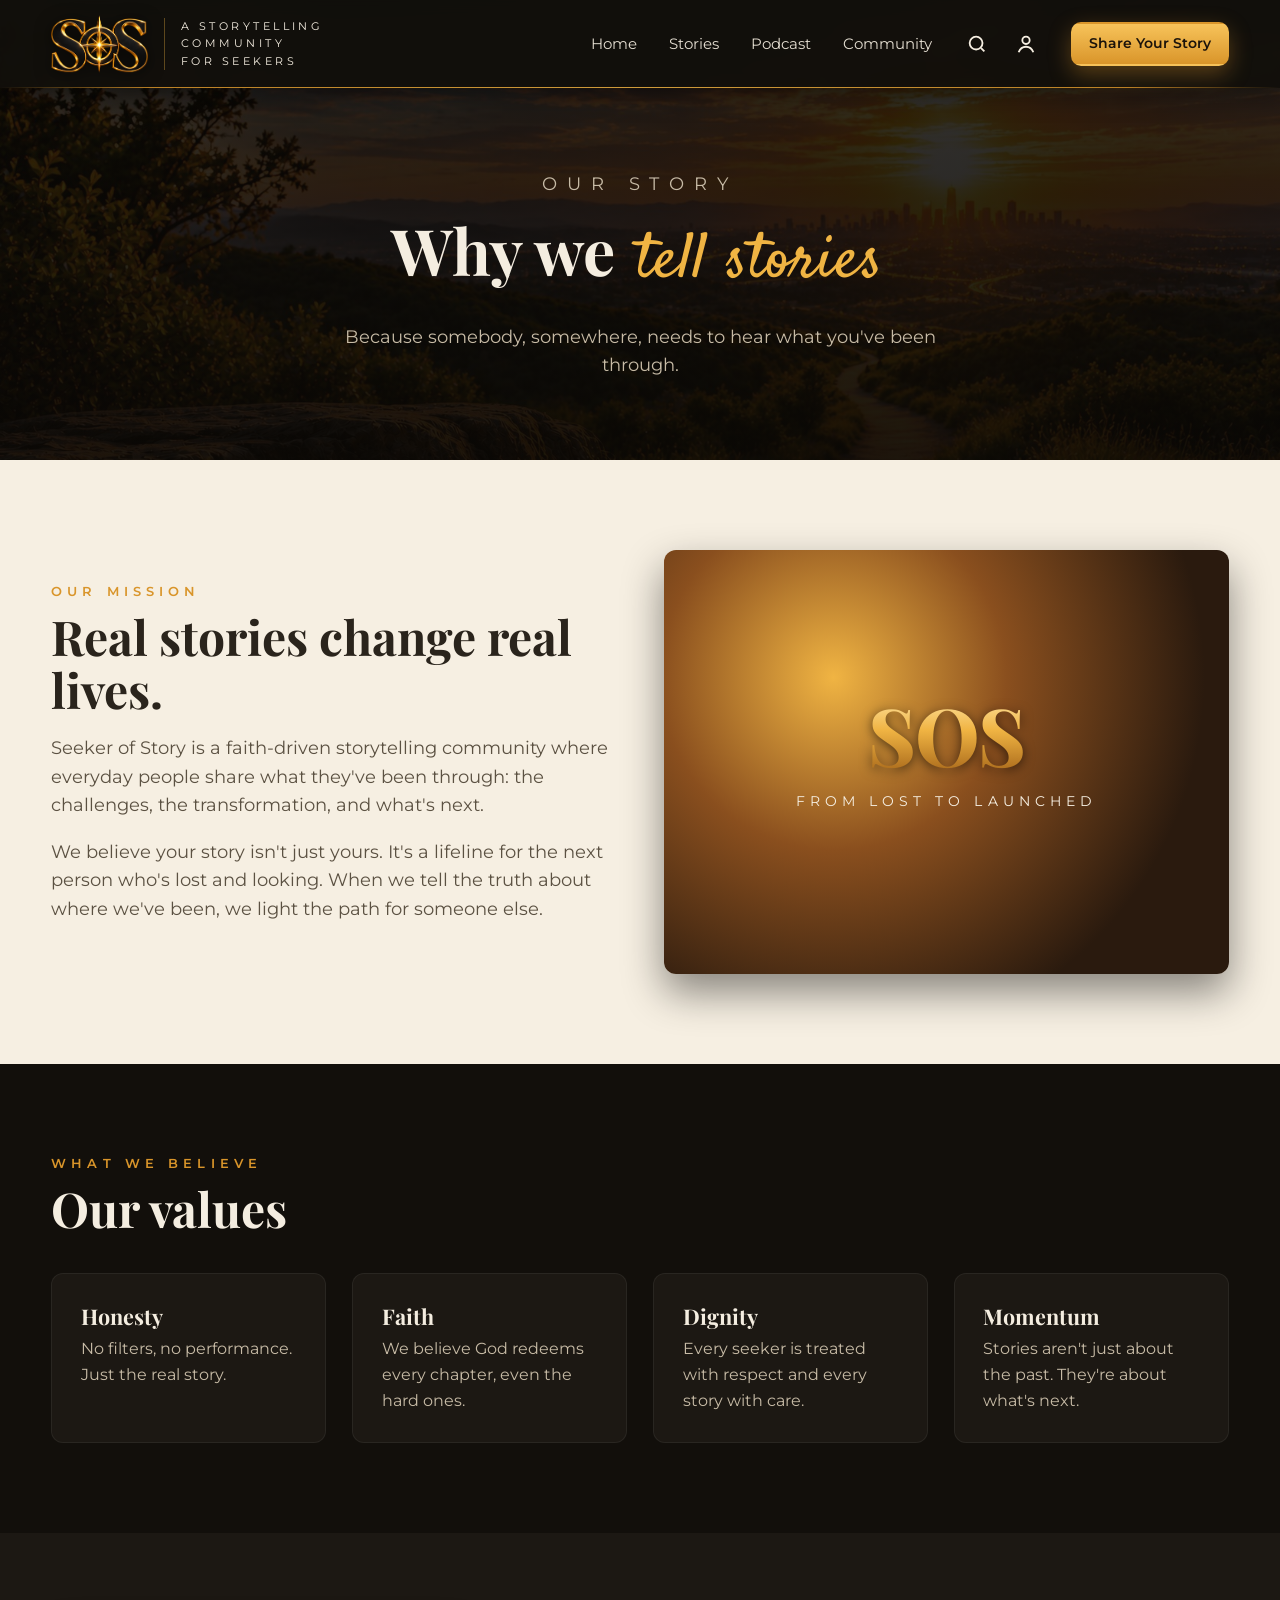
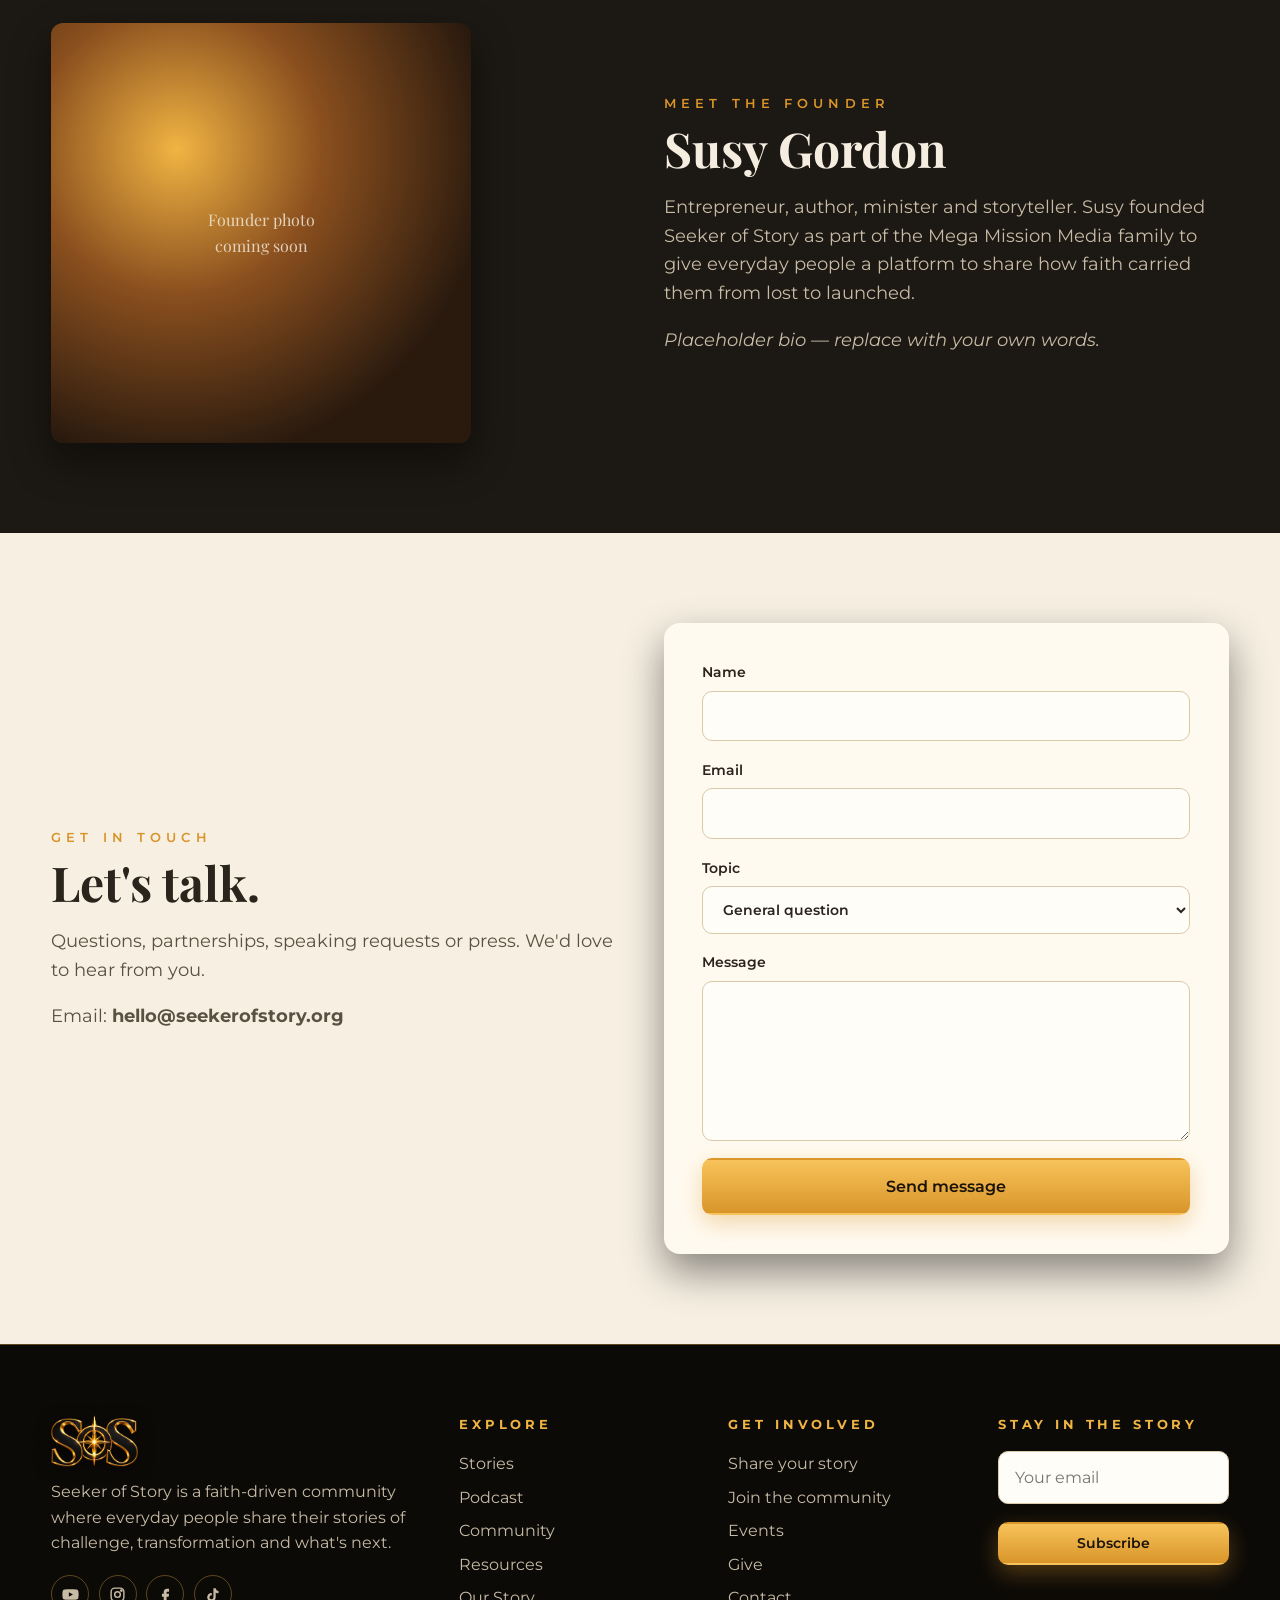
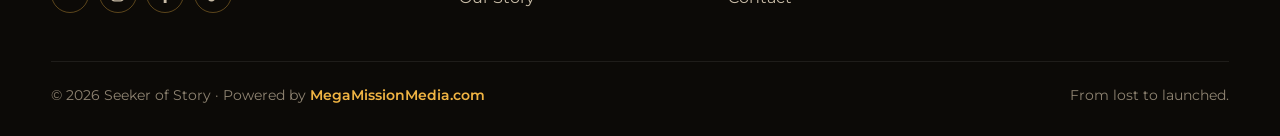
<file: about.html>
<!DOCTYPE html>
<html lang="en">
<head>
  <meta charset="utf-8">
  <meta name="viewport" content="width=device-width, initial-scale=1">
  <title>About | Seeker of Story</title>
  <meta name="description" content="Seeker of Story is a faith-driven storytelling community from Mega Mission Media.">
  <link rel="preconnect" href="https://fonts.googleapis.com"><link rel="preconnect" href="https://fonts.gstatic.com" crossorigin>
  <link href="https://fonts.googleapis.com/css2?family=Montserrat:wght@400;500;600;700&family=Playfair+Display:wght@600;700;800&family=Satisfy&display=swap" rel="stylesheet">
  <link rel="icon" href="assets/favicon.ico" sizes="any">
  <link rel="icon" type="image/png" sizes="32x32" href="assets/favicon-32.png">
  <link rel="icon" type="image/png" sizes="512x512" href="assets/favicon-512.png">
  <link rel="apple-touch-icon" href="assets/apple-touch-icon.png">
  <link rel="stylesheet" href="css/style.css">
</head>
<body data-page="about">
<main>
  <header class="page-hero">
    <div class="container">
      <p class="eyebrow">Our story</p>
      <h1>Why we <span class="script">tell stories</span></h1>
      <p>Because somebody, somewhere, needs to hear what you've been through.</p>
    </div>
  </header>
  <section class="section-light">
    <div class="container split">
      <div class="reveal">
        <p class="kicker">Our mission</p>
        <h2>Real stories change real lives.</h2>
        <p class="lead">Seeker of Story is a faith-driven storytelling community where everyday people share what they've been through: the challenges, the transformation, and what's next.</p>
        <p class="lead">We believe your story isn't just yours. It's a lifeline for the next person who's lost and looking. When we tell the truth about where we've been, we light the path for someone else.</p>
      </div>
      <div class="art-box reveal">
        <div><span class="logo" style="font-size:5rem;justify-content:center" id="aboutLogo">SOS</span>
        <p class="eyebrow" style="margin-top:1rem;letter-spacing:.35em">From lost to launched</p></div>
      </div>
    </div>
  </section>

  <section>
    <div class="container">
      <div class="section-head"><div><p class="kicker">What we believe</p><h2>Our values</h2></div></div>
      <div class="grid grid-4">
        <div class="feature reveal"><h3>Honesty</h3><p>No filters, no performance. Just the real story.</p></div>
        <div class="feature reveal"><h3>Faith</h3><p>We believe God redeems every chapter, even the hard ones.</p></div>
        <div class="feature reveal"><h3>Dignity</h3><p>Every seeker is treated with respect and every story with care.</p></div>
        <div class="feature reveal"><h3>Momentum</h3><p>Stories aren't just about the past. They're about what's next.</p></div>
      </div>
    </div>
  </section>

  <section class="section-dark2">
    <div class="container split">
      <div class="art-box reveal" style="aspect-ratio:1/1;max-width:420px">
        <p class="ph-label" style="font-family:var(--serif);opacity:.8">Founder photo<br>coming soon</p>
      </div>
      <div class="reveal">
        <p class="kicker">Meet the founder</p>
        <h2>Susy Gordon</h2>
        <p class="lead">Entrepreneur, author, minister and storyteller. Susy founded Seeker of Story as part of the Mega Mission Media family to give everyday people a platform to share how faith carried them from lost to launched.</p>
        <p class="lead"><em>Placeholder bio — replace with your own words.</em></p>
      </div>
    </div>
  </section>

  <section class="section-light" id="contact">
    <div class="container split">
      <div>
        <p class="kicker">Get in touch</p>
        <h2>Let's talk.</h2>
        <p class="lead">Questions, partnerships, speaking requests or press. We'd love to hear from you.</p>
        <p class="lead">Email: <strong id="contactEmail"></strong></p>
      </div>
      <div class="form-card">
        <form class="form" data-form="contact" novalidate>
          <label>Name<input name="name" required autocomplete="name"></label>
          <label>Email<input type="email" name="email" required autocomplete="email"></label>
          <label>Topic
            <select name="topic"><option>General question</option><option>Partnership</option><option>Speaking request</option><option>Press</option><option>Suggest a resource</option></select>
          </label>
          <label>Message<textarea name="message" required></textarea></label>
          <button class="btn btn-gold" type="submit">Send message</button>
          <div class="form-msg" role="status"></div>
        </form>
      </div>
    </div>
  </section>
  <script>document.addEventListener("DOMContentLoaded",()=>{document.getElementById("contactEmail").textContent=window.SOS.settings.email;});</script>
</main>
<script src="js/data.js"></script>
<script src="js/main.js"></script>
</body>
</html>
</file>
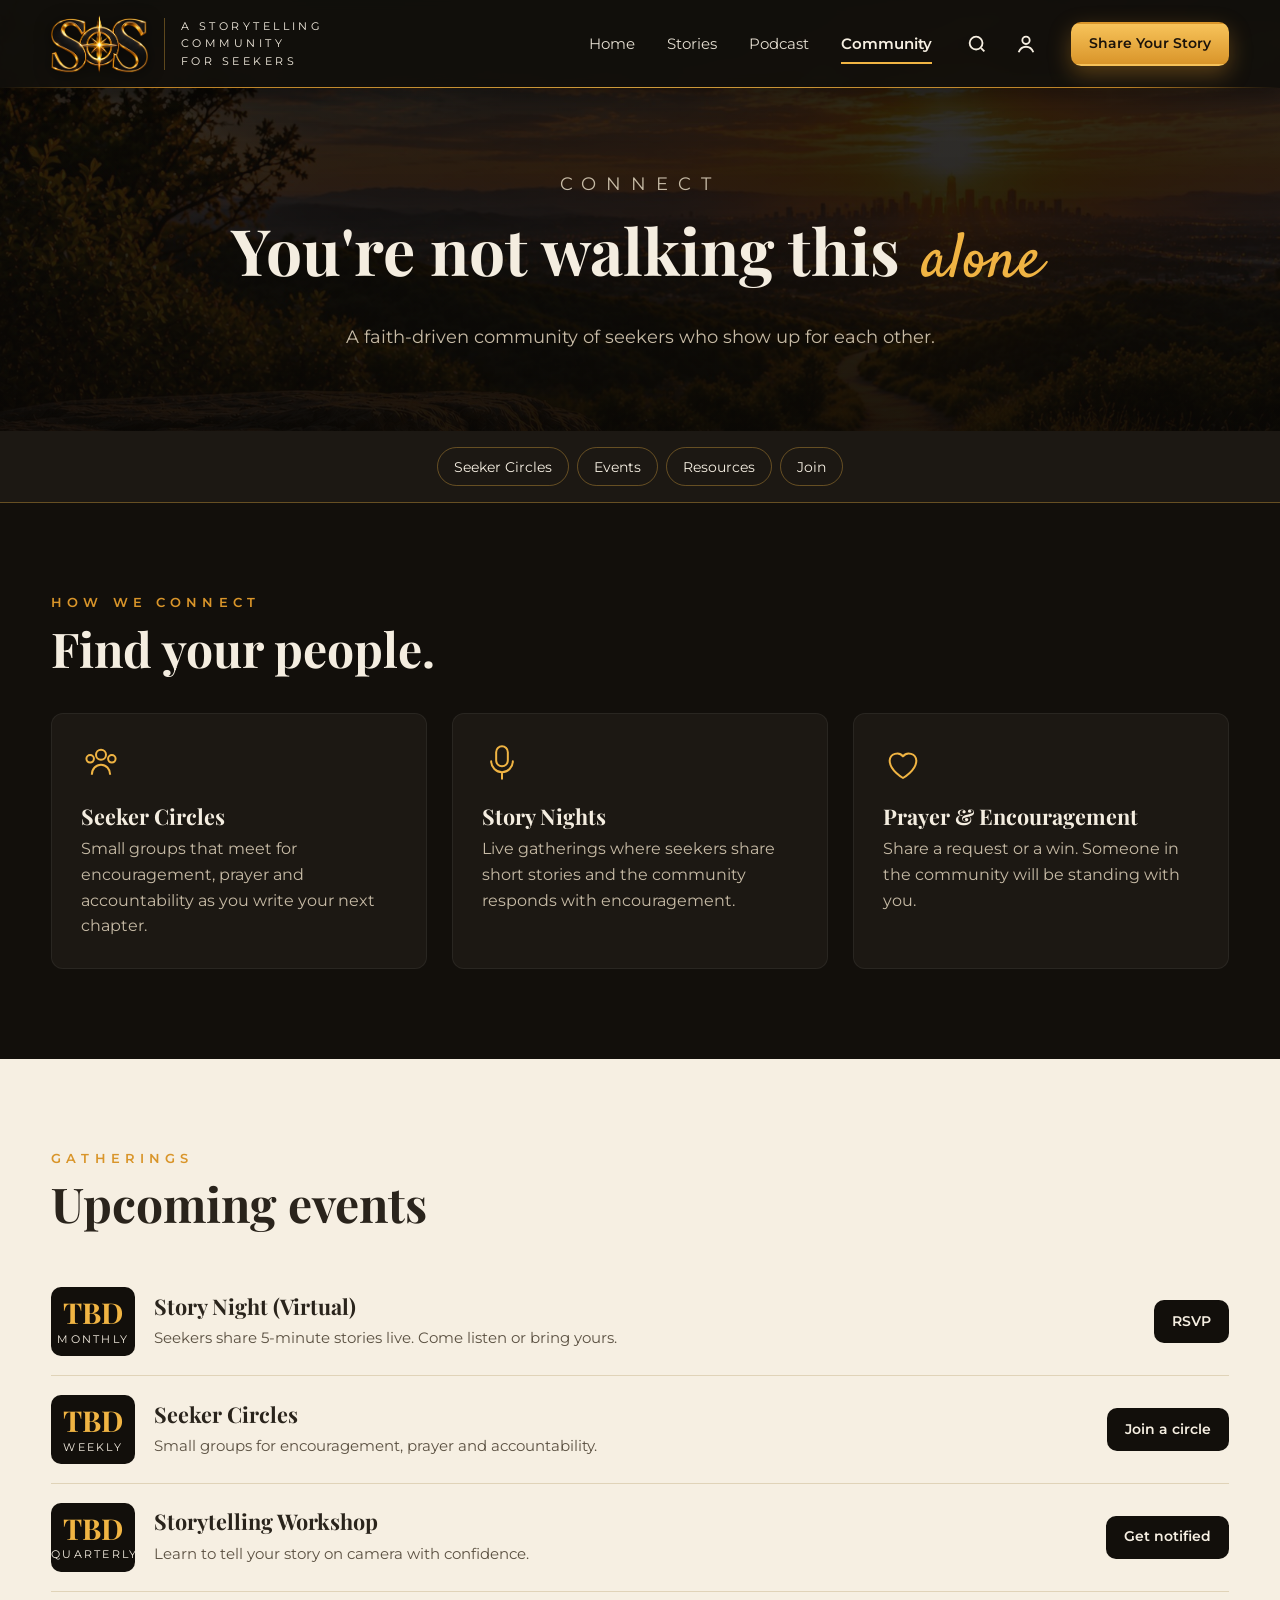
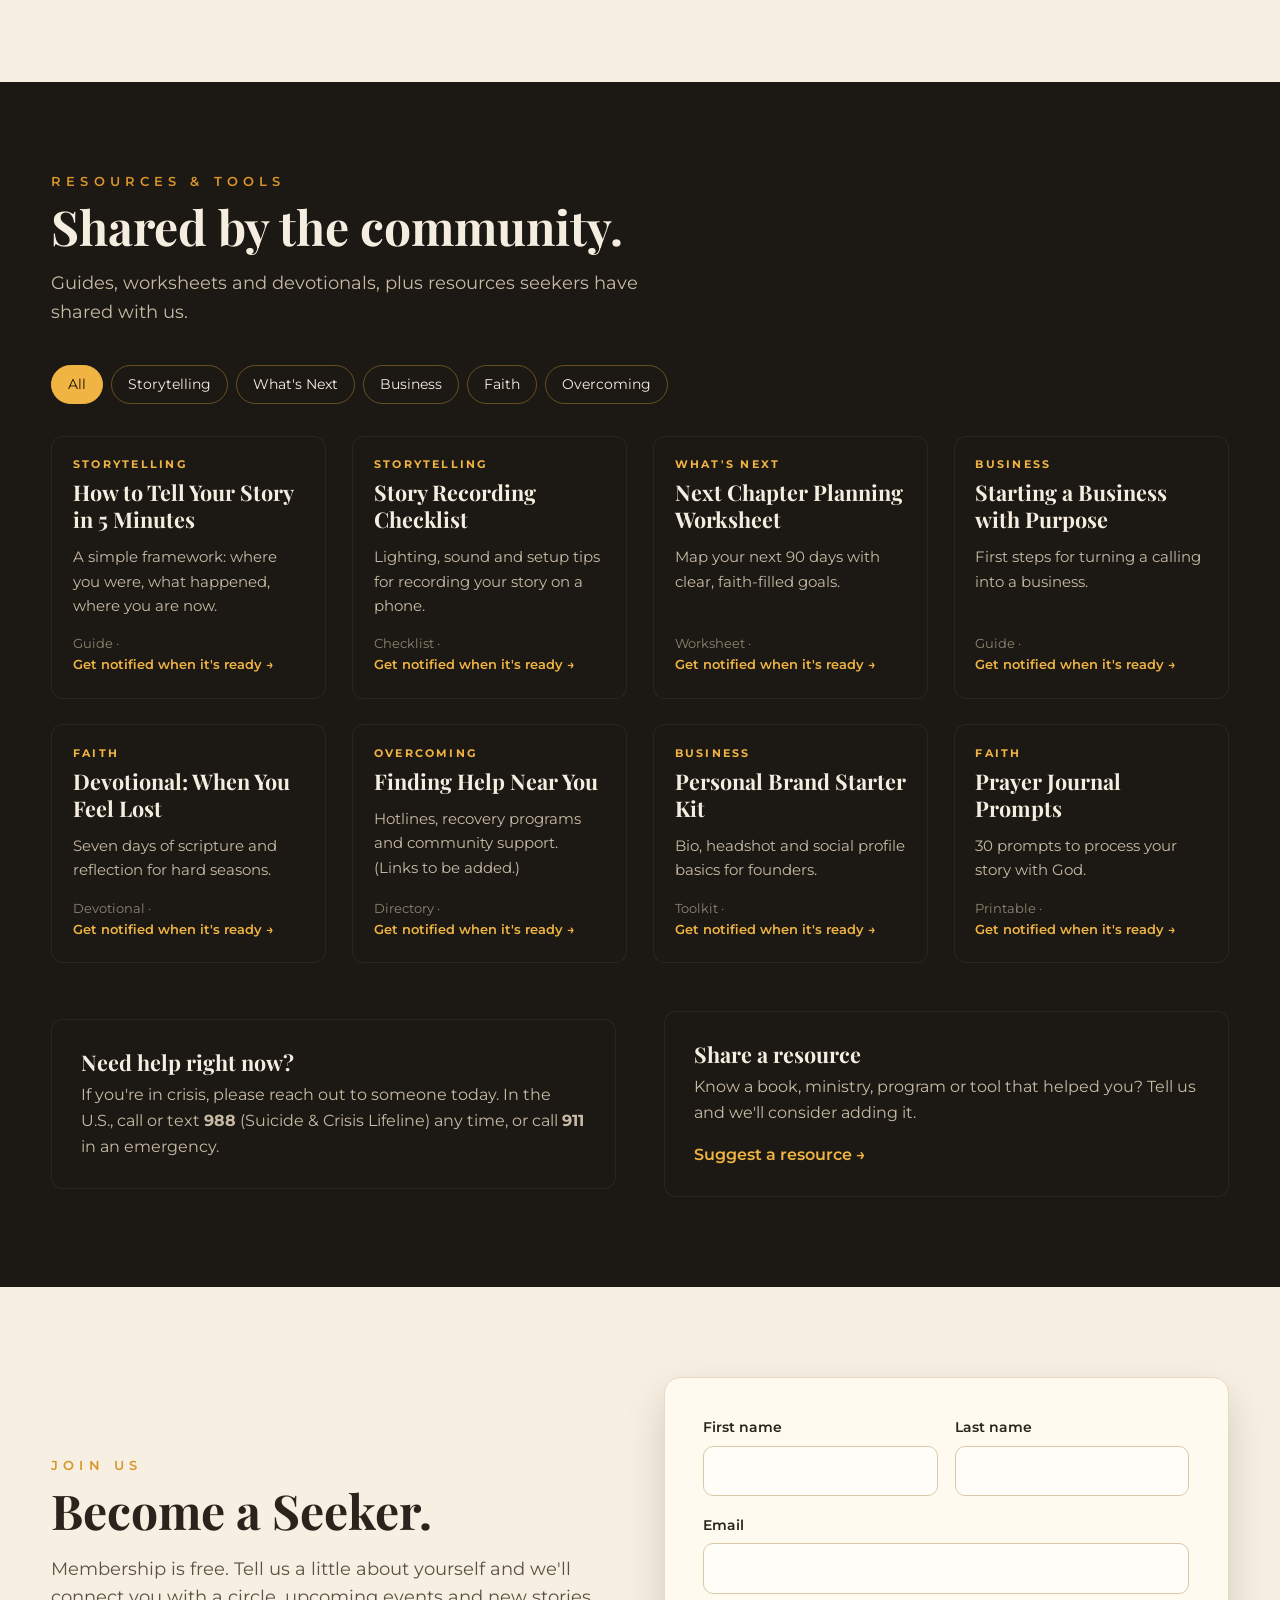
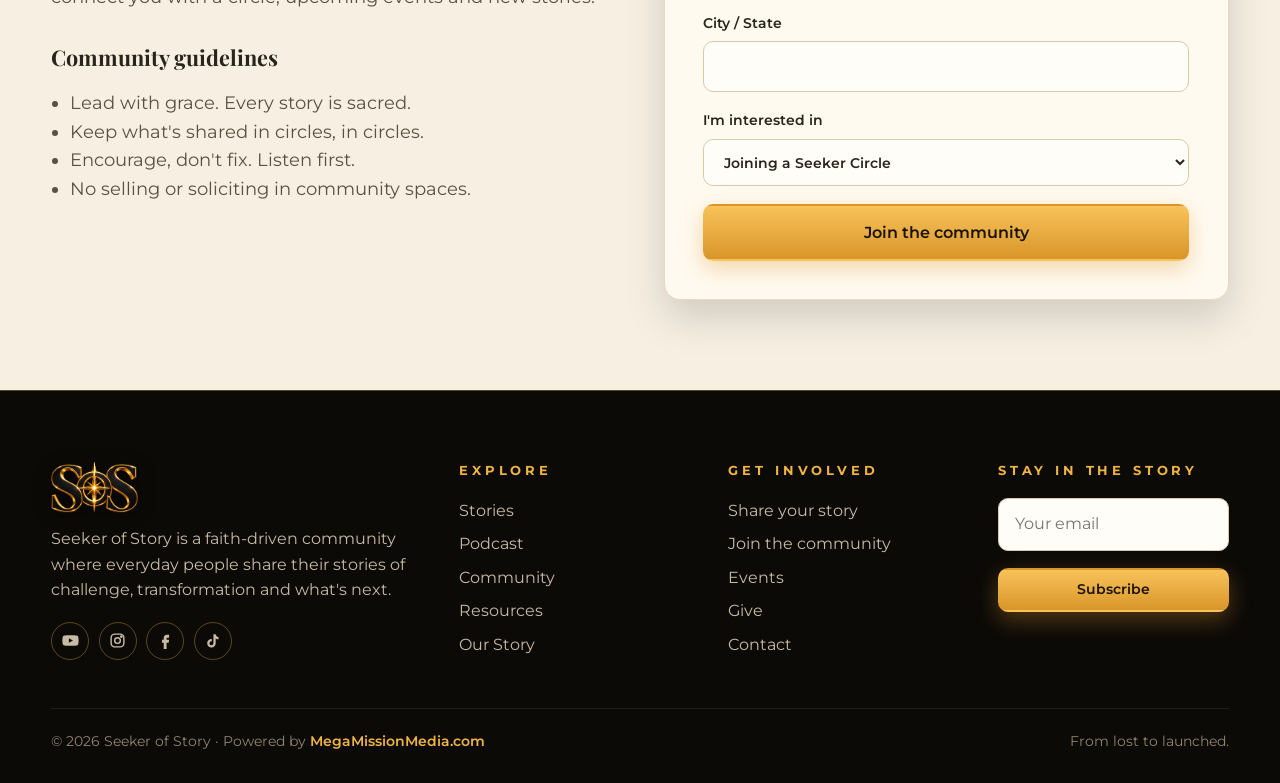
<file: community.html>
<!DOCTYPE html>
<html lang="en">
<head>
  <meta charset="utf-8">
  <meta name="viewport" content="width=device-width, initial-scale=1">
  <title>Community | Seeker of Story</title>
  <meta name="description" content="Join the Seeker of Story community: Seeker Circles, Story Nights and encouragement for the road.">
  <link rel="preconnect" href="https://fonts.googleapis.com"><link rel="preconnect" href="https://fonts.gstatic.com" crossorigin>
  <link href="https://fonts.googleapis.com/css2?family=Montserrat:wght@400;500;600;700&family=Playfair+Display:wght@600;700;800&family=Satisfy&display=swap" rel="stylesheet">
  <link rel="icon" href="assets/favicon.ico" sizes="any">
  <link rel="icon" type="image/png" sizes="32x32" href="assets/favicon-32.png">
  <link rel="icon" type="image/png" sizes="512x512" href="assets/favicon-512.png">
  <link rel="apple-touch-icon" href="assets/apple-touch-icon.png">
  <link rel="stylesheet" href="css/style.css">
</head>
<body data-page="community">
<main>
  <header class="page-hero">
    <div class="container">
      <p class="eyebrow">Connect</p>
      <h1>You're not walking this <span class="script">alone</span></h1>
      <p>A faith-driven community of seekers who show up for each other.</p>
    </div>
  </header>
  <nav class="jumpbar" aria-label="On this page">
    <div class="container chips" style="justify-content:center">
      <a class="chip" href="#circles">Seeker Circles</a>
      <a class="chip" href="#events">Events</a>
      <a class="chip" href="#resources">Resources</a>
      <a class="chip" href="#join">Join</a>
    </div>
  </nav>

  <section id="circles">
    <div class="container">
      <div class="section-head"><div><p class="kicker">How we connect</p><h2>Find your people.</h2></div></div>
      <div class="grid grid-3">
        <div class="feature reveal">
          <svg viewBox="0 0 48 48" fill="none" stroke="currentColor" stroke-width="2.4"><circle cx="24" cy="14" r="6"/><circle cx="11" cy="19" r="4.5"/><circle cx="37" cy="19" r="4.5"/><path d="M13 38c0-7 5-12 11-12s11 5 11 12"/></svg>
          <h3>Seeker Circles</h3><p>Small groups that meet for encouragement, prayer and accountability as you write your next chapter.</p>
        </div>
        <div class="feature reveal">
          <svg viewBox="0 0 48 48" fill="none" stroke="currentColor" stroke-width="2.4" stroke-linecap="round"><rect x="17" y="4" width="14" height="24" rx="7"/><path d="M11 22c0 7 6 13 13 13s13-6 13-13M24 35v8"/></svg>
          <h3>Story Nights</h3><p>Live gatherings where seekers share short stories and the community responds with encouragement.</p>
        </div>
        <div class="feature reveal">
          <svg viewBox="0 0 48 48" fill="none" stroke="currentColor" stroke-width="2.4" stroke-linejoin="round"><path d="M24 42s-16-9-16-21a9 9 0 0 1 16-5 9 9 0 0 1 16 5c0 12-16 21-16 21z"/></svg>
          <h3>Prayer &amp; Encouragement</h3><p>Share a request or a win. Someone in the community will be standing with you.</p>
        </div>
      </div>
    </div>
  </section>

  <section class="section-light" id="events">
    <div class="container">
      <div class="section-head"><div><p class="kicker">Gatherings</p><h2>Upcoming events</h2></div></div>
      <div id="eventList"></div>
    </div>
  </section>

  <section class="section-dark2" id="resources">
    <div class="container">
      <div class="section-head">
        <div><p class="kicker">Resources &amp; tools</p><h2>Shared by the community.</h2></div>
        <p class="lead" style="margin:0">Guides, worksheets and devotionals, plus resources seekers have shared with us.</p>
      </div>
      <div class="toolbar"><div class="chips" id="resChips" role="toolbar" aria-label="Filter resources"></div></div>
      <div class="grid grid-4" id="resourceGrid"></div>
      <div class="split" style="margin-top:3rem">
        <div class="feature">
          <h3>Need help right now?</h3>
          <p>If you're in crisis, please reach out to someone today. In the U.S., call or text <strong>988</strong> (Suicide &amp; Crisis Lifeline) any time, or call <strong>911</strong> in an emergency.</p>
        </div>
        <div class="feature">
          <h3>Share a resource</h3>
          <p>Know a book, ministry, program or tool that helped you? Tell us and we'll consider adding it.</p>
          <p style="margin-top:1rem"><a class="link-arrow" href="about.html#contact">Suggest a resource →</a></p>
        </div>
      </div>
    </div>
  </section>

  <section class="section-light" id="join">
    <div class="container split">
      <div>
        <p class="kicker">Join us</p>
        <h2>Become a Seeker.</h2>
        <p class="lead">Membership is free. Tell us a little about yourself and we'll connect you with a circle, upcoming events and new stories.</p>
        <h3 style="margin-top:2rem">Community guidelines</h3>
        <ul class="lead" style="padding-left:1.2rem">
          <li>Lead with grace. Every story is sacred.</li>
          <li>Keep what's shared in circles, in circles.</li>
          <li>Encourage, don't fix. Listen first.</li>
          <li>No selling or soliciting in community spaces.</li>
        </ul>
      </div>
      <div class="form-card">
        <form class="form" data-form="community" novalidate>
          <div class="form-row">
            <label>First name<input name="first_name" required autocomplete="given-name"></label>
            <label>Last name<input name="last_name" autocomplete="family-name"></label>
          </div>
          <label>Email<input type="email" name="email" required autocomplete="email"></label>
          <label>City / State<input name="location" autocomplete="address-level2"></label>
          <label>I'm interested in
            <select name="interest">
              <option>Joining a Seeker Circle</option>
              <option>Attending Story Nights</option>
              <option>Prayer &amp; encouragement</option>
              <option>Volunteering</option>
              <option>All of the above</option>
            </select>
          </label>
          <button class="btn btn-gold" type="submit">Join the community</button>
          <div class="form-msg" role="status"></div>
        </form>
      </div>
    </div>
  </section>
</main>
<script src="js/data.js"></script>
<script src="js/main.js"></script>
</body>
</html>
</file>
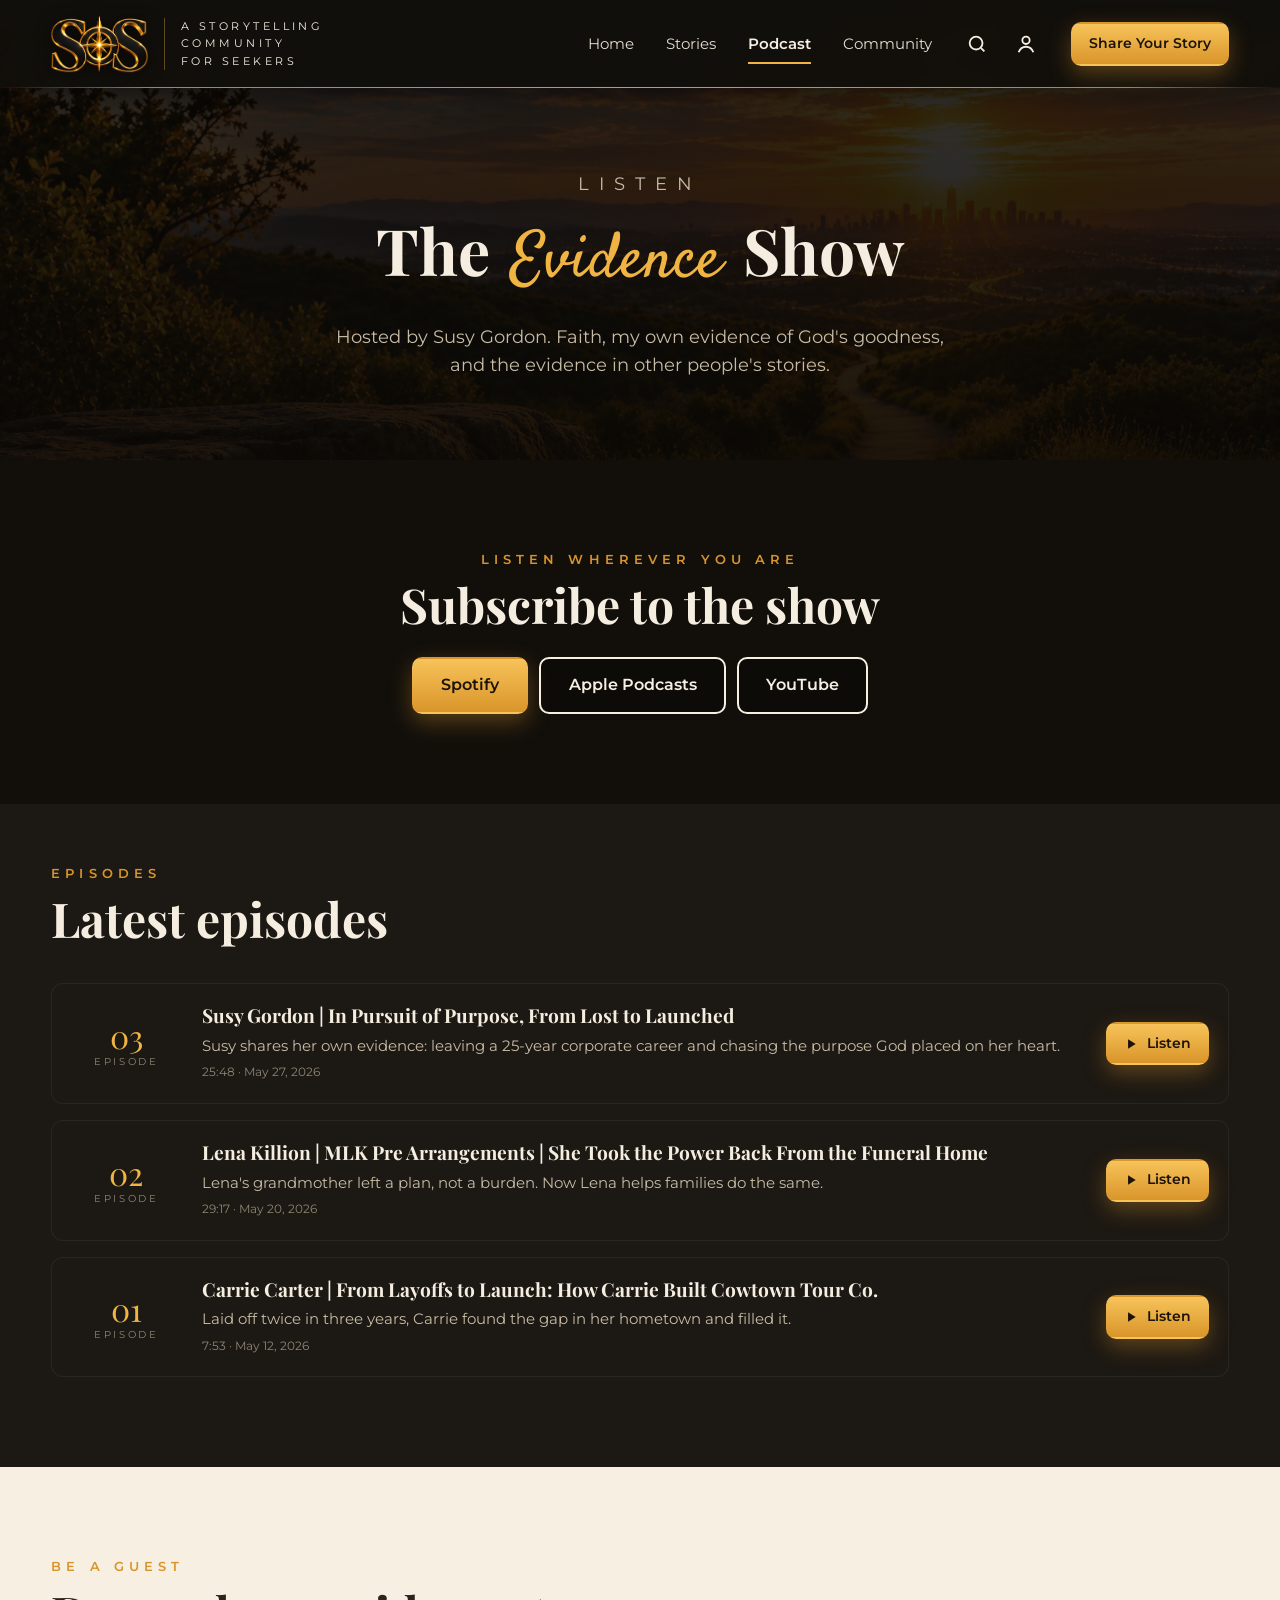
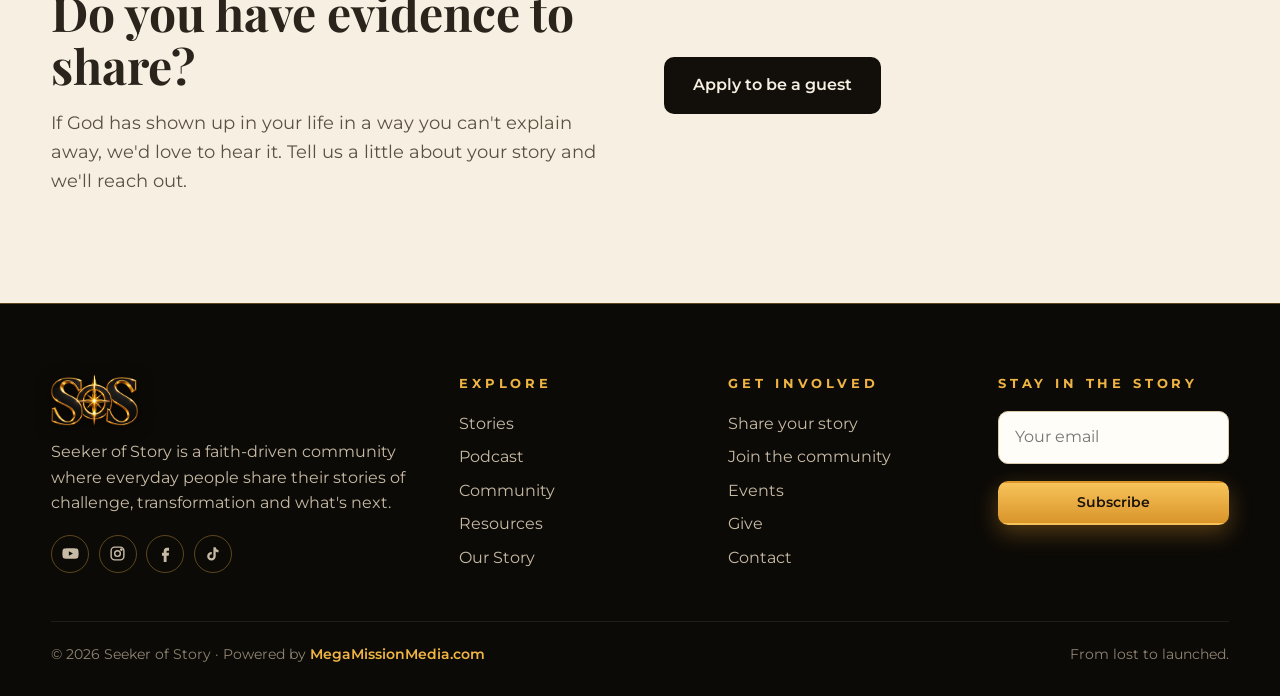
<file: podcast.html>
<!DOCTYPE html>
<html lang="en">
<head>
  <meta charset="utf-8">
  <meta name="viewport" content="width=device-width, initial-scale=1">
  <title>The Evidence Show | Seeker of Story</title>
  <meta name="description" content="The Evidence Show with Susy Gordon: faith, her own evidence of God's goodness, and the evidence in other people's stories.">
  <link rel="preconnect" href="https://fonts.googleapis.com"><link rel="preconnect" href="https://fonts.gstatic.com" crossorigin>
  <link href="https://fonts.googleapis.com/css2?family=Montserrat:wght@400;500;600;700&family=Playfair+Display:wght@600;700;800&family=Satisfy&display=swap" rel="stylesheet">
  <link rel="icon" href="assets/favicon.ico" sizes="any">
  <link rel="icon" type="image/png" sizes="32x32" href="assets/favicon-32.png">
  <link rel="icon" type="image/png" sizes="512x512" href="assets/favicon-512.png">
  <link rel="apple-touch-icon" href="assets/apple-touch-icon.png">
  <link rel="stylesheet" href="css/style.css">
</head>
<body data-page="podcast">
<main>
  <header class="page-hero">
    <div class="container">
      <p class="eyebrow">Listen</p>
      <h1>The <span class="script">Evidence</span> Show</h1>
      <p>Hosted by Susy Gordon. Faith, my own evidence of God's goodness, and the evidence in other people's stories.</p>
    </div>
  </header>
  <section>
    <div class="container" style="text-align:center">
      <p class="kicker">Listen wherever you are</p>
      <h2>Subscribe to the show</h2>
      <div class="platforms">
        <a class="btn btn-gold" href="#" data-platform="spotify">Spotify</a>
        <a class="btn btn-ghost" href="#" data-platform="apple">Apple Podcasts</a>
        <a class="btn btn-ghost" href="#" data-platform="youtube">YouTube</a>
      </div>
    </div>
  </section>

  <section class="section-dark2" style="padding-top:60px">
    <div class="container">
      <div class="section-head">
        <div><p class="kicker">Episodes</p><h2>Latest episodes</h2></div>
      </div>
      <div id="episodeList"></div>
    </div>
  </section>

  <section class="section-light">
    <div class="container split">
      <div>
        <p class="kicker">Be a guest</p>
        <h2>Do you have evidence to share?</h2>
        <p class="lead">If God has shown up in your life in a way you can't explain away, we'd love to hear it. Tell us a little about your story and we'll reach out.</p>
      </div>
      <div><a class="btn btn-dark" href="share.html">Apply to be a guest</a></div>
    </div>
  </section>
</main>
<script src="js/data.js"></script>
<script src="js/main.js"></script>
</body>
</html>
</file>
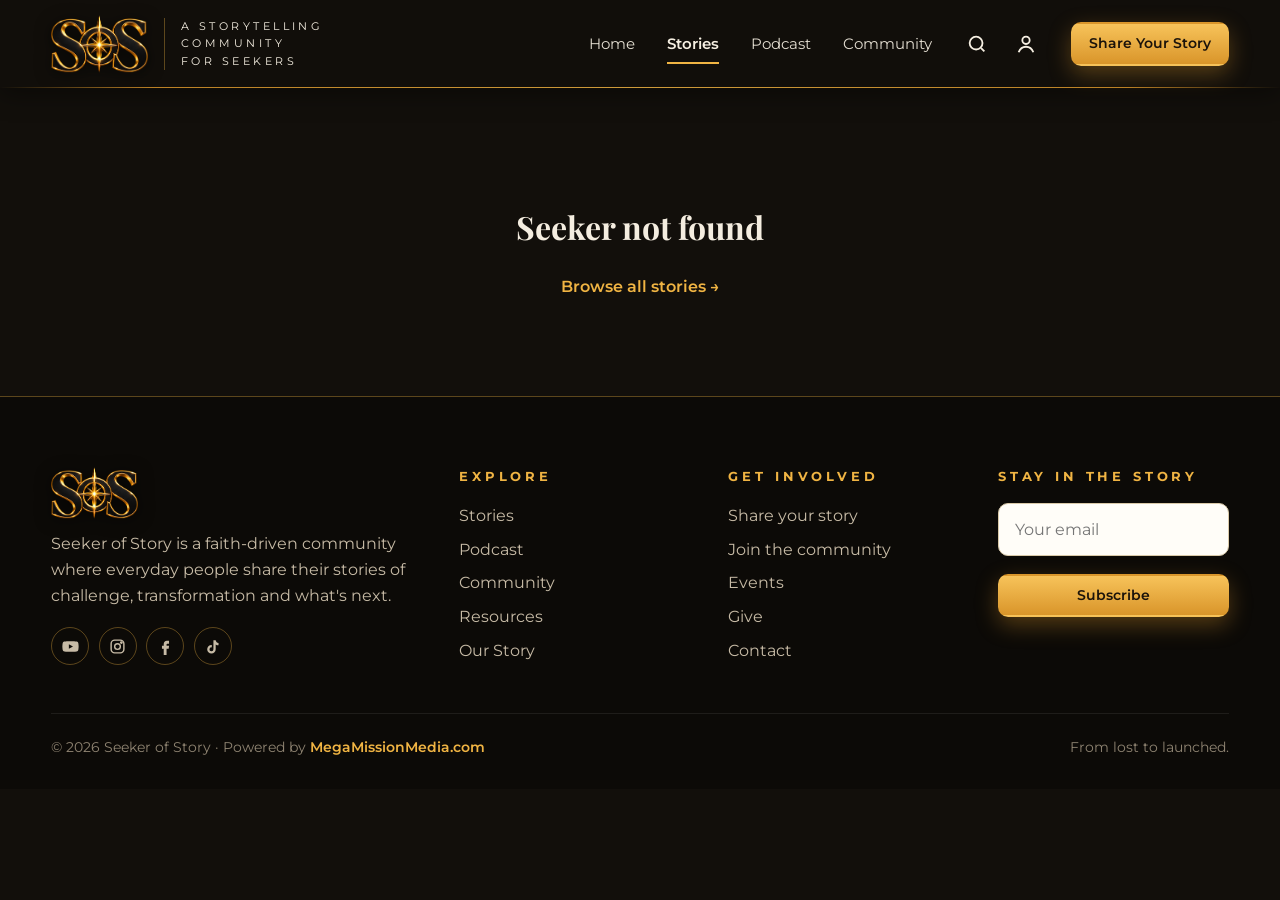
<file: profile.html>
<!DOCTYPE html>
<html lang="en">
<head>
  <meta charset="utf-8">
  <meta name="viewport" content="width=device-width, initial-scale=1">
  <title>Seeker Profile | Seeker of Story</title>
  <meta name="description" content="Meet a seeker and watch their story on Seeker of Story.">
  <link rel="preconnect" href="https://fonts.googleapis.com"><link rel="preconnect" href="https://fonts.gstatic.com" crossorigin>
  <link href="https://fonts.googleapis.com/css2?family=Montserrat:wght@400;500;600;700&family=Playfair+Display:wght@600;700;800&family=Satisfy&display=swap" rel="stylesheet">
  <link rel="icon" href="assets/favicon.ico" sizes="any">
  <link rel="icon" type="image/png" sizes="32x32" href="assets/favicon-32.png">
  <link rel="icon" type="image/png" sizes="512x512" href="assets/favicon-512.png">
  <link rel="apple-touch-icon" href="assets/apple-touch-icon.png">
  <link rel="stylesheet" href="css/style.css">
</head>
<body data-page="stories">
<main id="profile"></main>
<script src="js/data.js"></script>
<script src="js/main.js"></script>
</body>
</html>
</file>
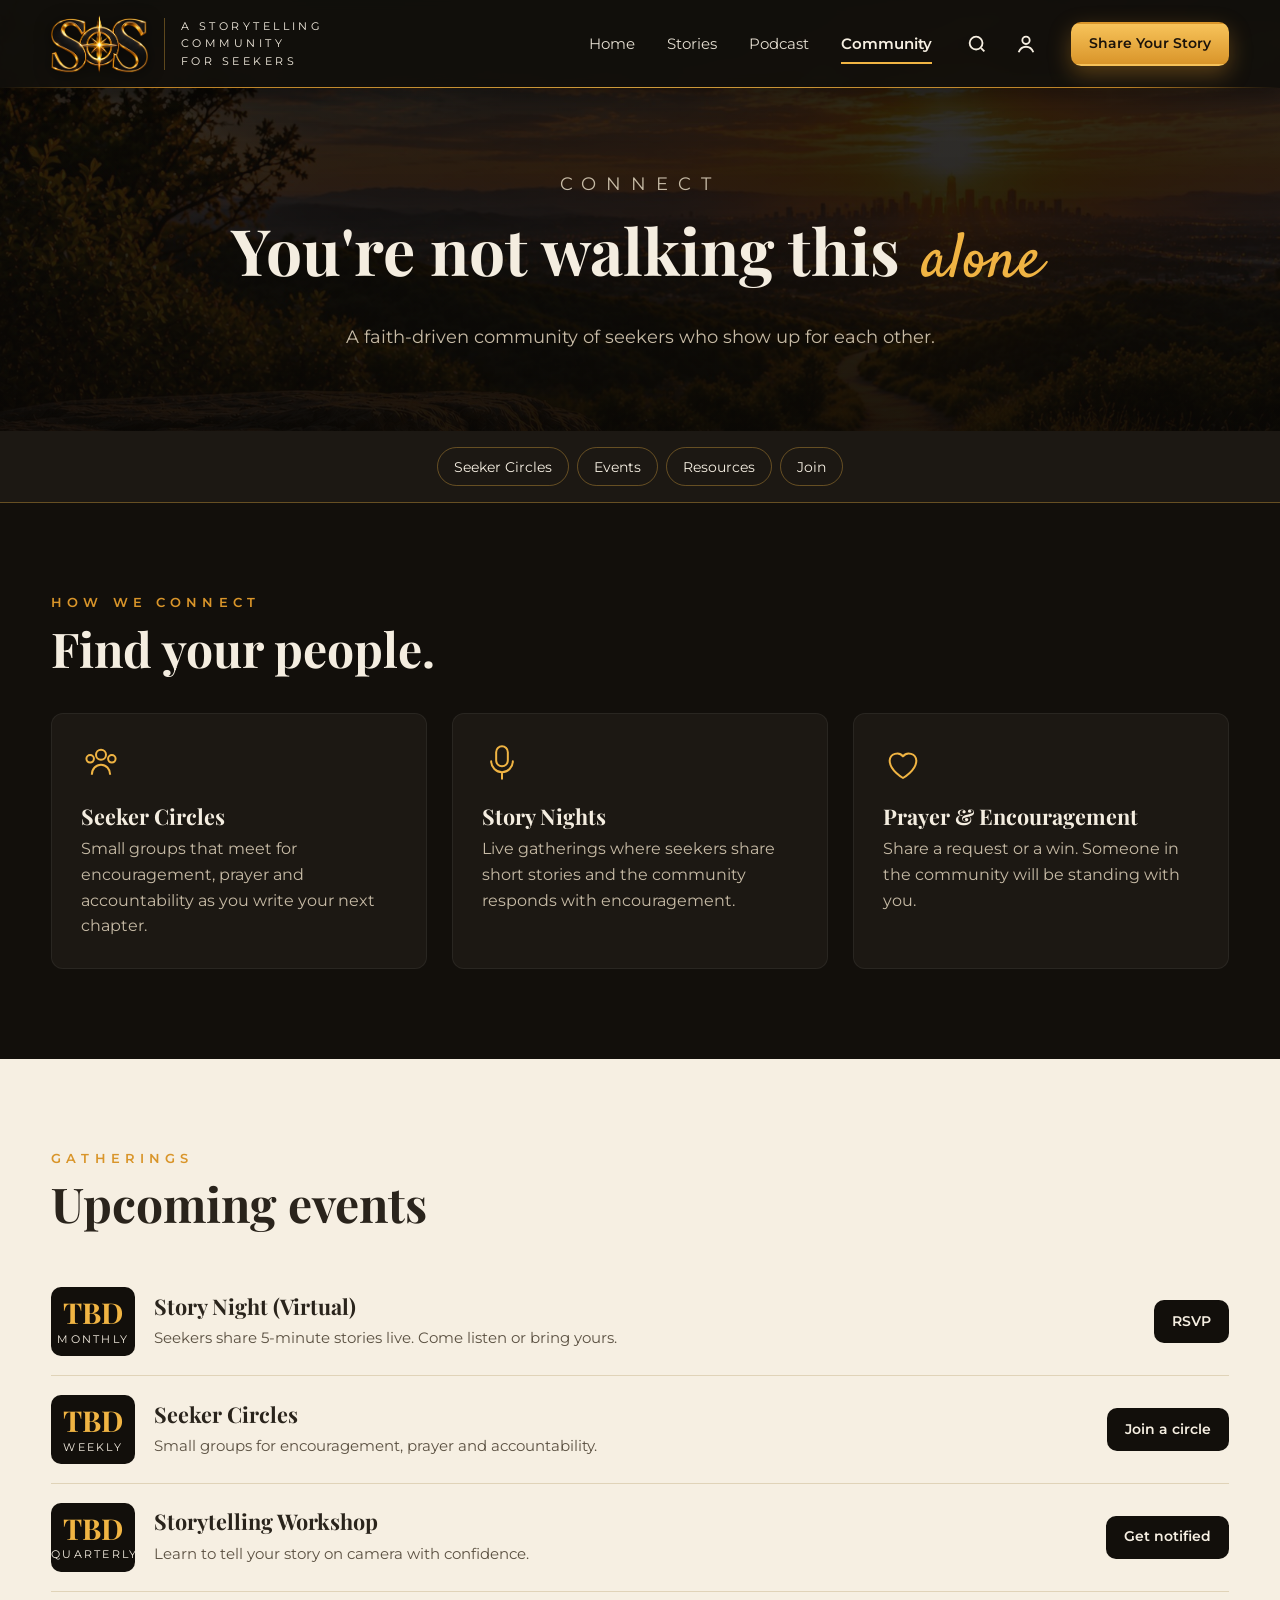
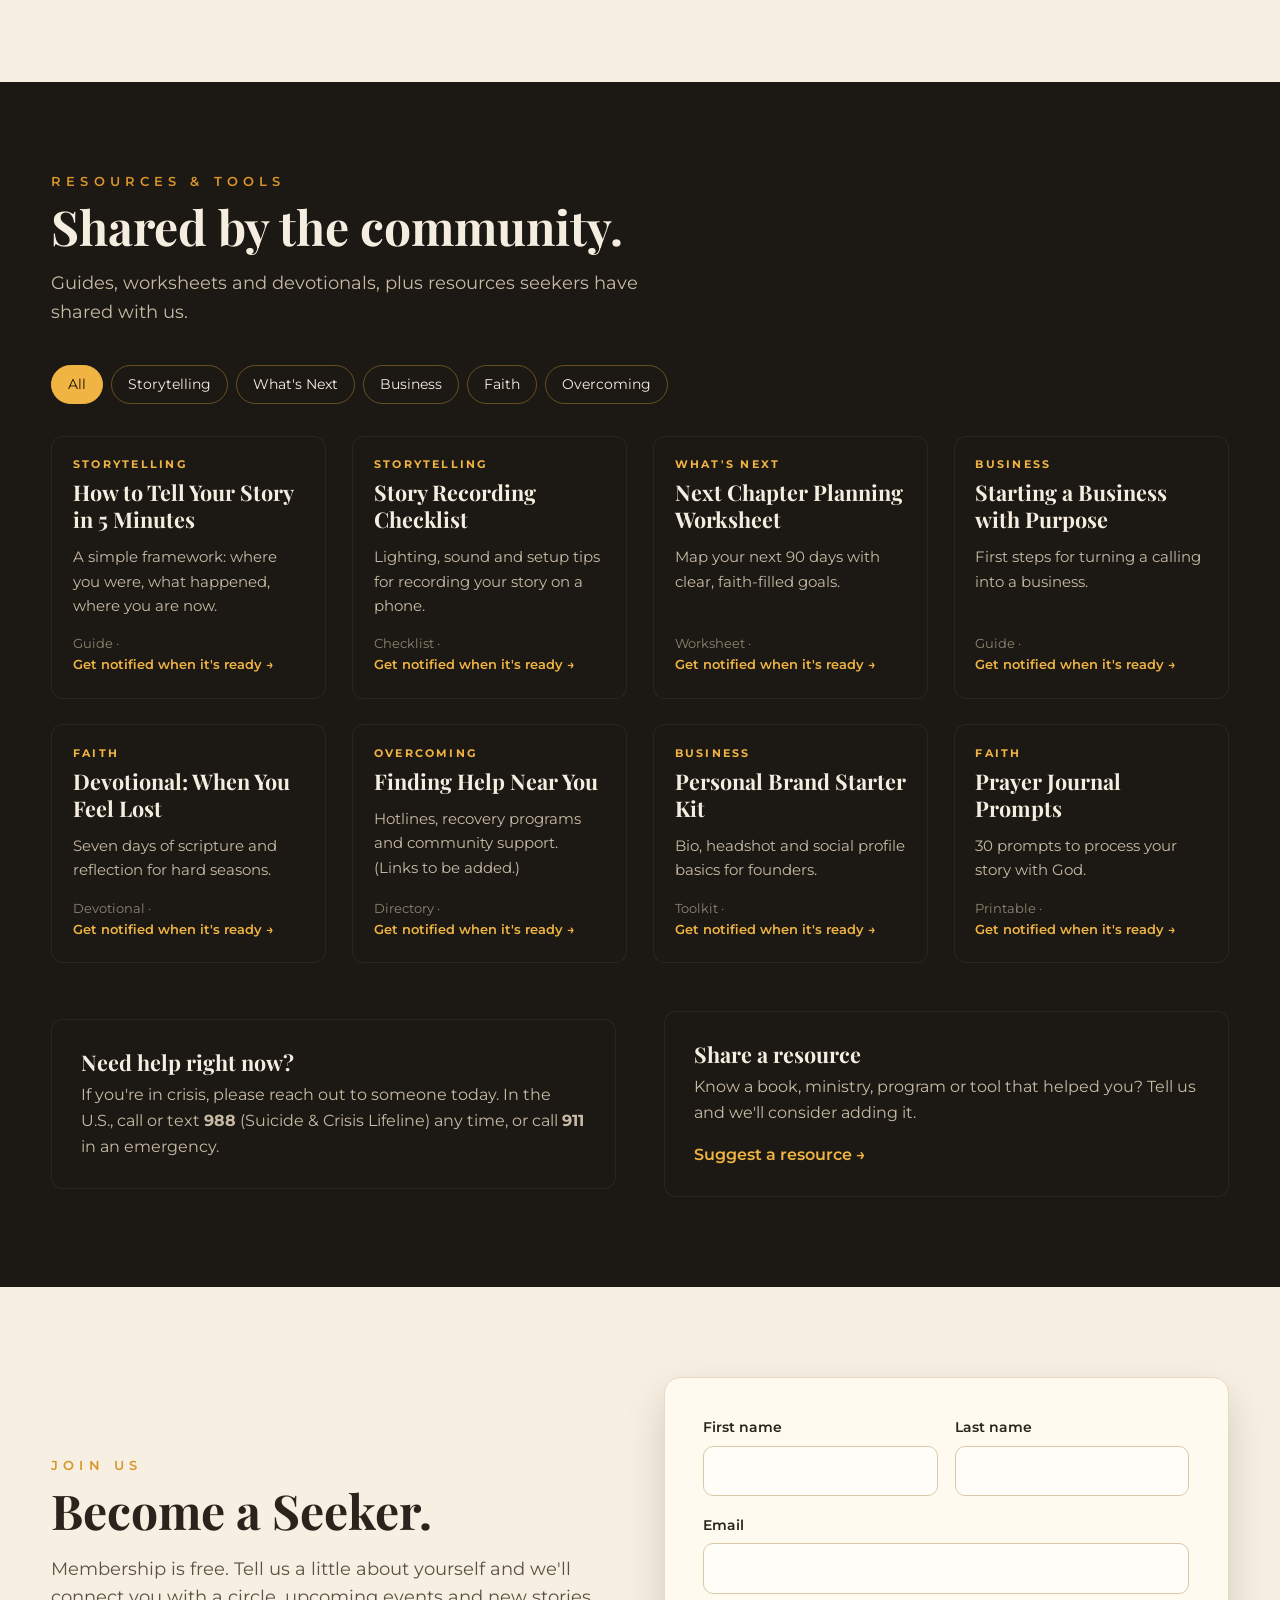
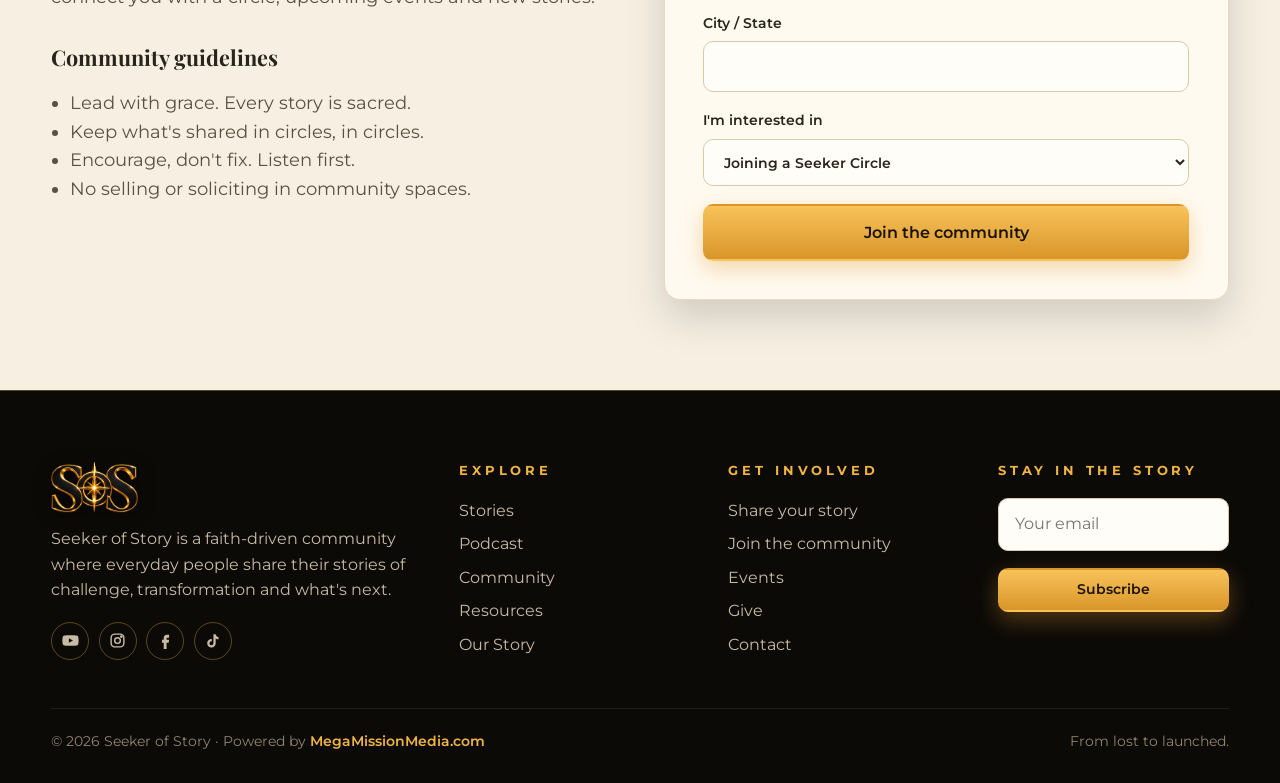
<file: resources.html>
<!DOCTYPE html>
<html lang="en">
<head>
  <meta charset="utf-8">
  <meta name="viewport" content="width=device-width, initial-scale=1">
  <title>Resources & Tools | Seeker of Story</title>
  <meta name="description" content="Guides, worksheets and tools to help you tell your story and write your next chapter.">
  <link rel="preconnect" href="https://fonts.googleapis.com"><link rel="preconnect" href="https://fonts.gstatic.com" crossorigin>
  <link href="https://fonts.googleapis.com/css2?family=Montserrat:wght@400;500;600;700&family=Playfair+Display:wght@600;700;800&family=Satisfy&display=swap" rel="stylesheet">
  <link rel="icon" href="assets/favicon.ico" sizes="any">
  <link rel="icon" type="image/png" sizes="32x32" href="assets/favicon-32.png">
  <link rel="icon" type="image/png" sizes="512x512" href="assets/favicon-512.png">
  <link rel="apple-touch-icon" href="assets/apple-touch-icon.png">
  <link rel="stylesheet" href="css/style.css">
</head>
<body data-page="resources">
<main>
  <header class="page-hero">
    <div class="container">
      <p class="eyebrow">Access</p>
      <h1>Resources &amp; <span class="script">Tools</span></h1>
      <p>Practical guides, worksheets and devotionals for every part of the journey.</p>
    </div>
  </header>
  <section class="section-light"><div class="container center">
    <p class="lead">Resources now live in the Community hub. <a class="link-arrow" href="community.html#resources">Go to Resources →</a></p>
  </div></section>
  <script>location.replace("community.html#resources");</script>
</main>
<script src="js/data.js"></script>
<script src="js/main.js"></script>
</body>
</html>
</file>
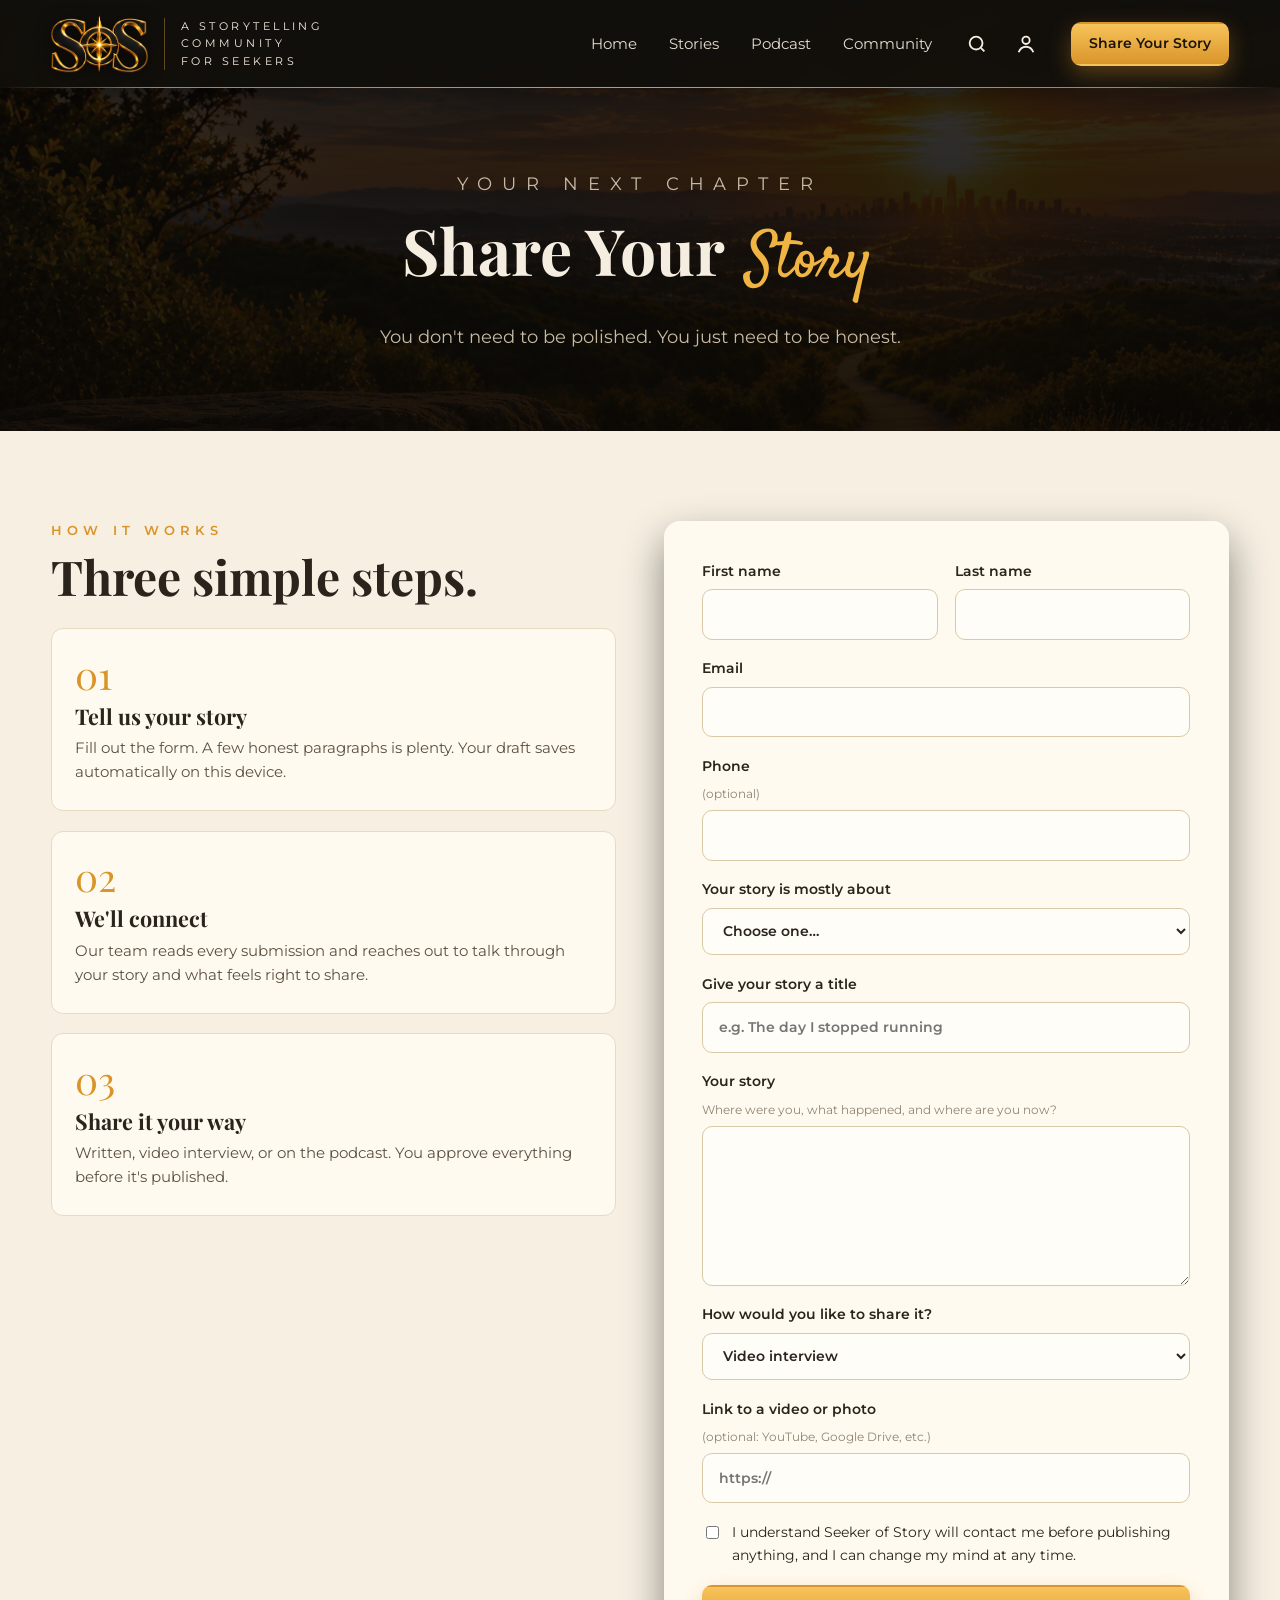
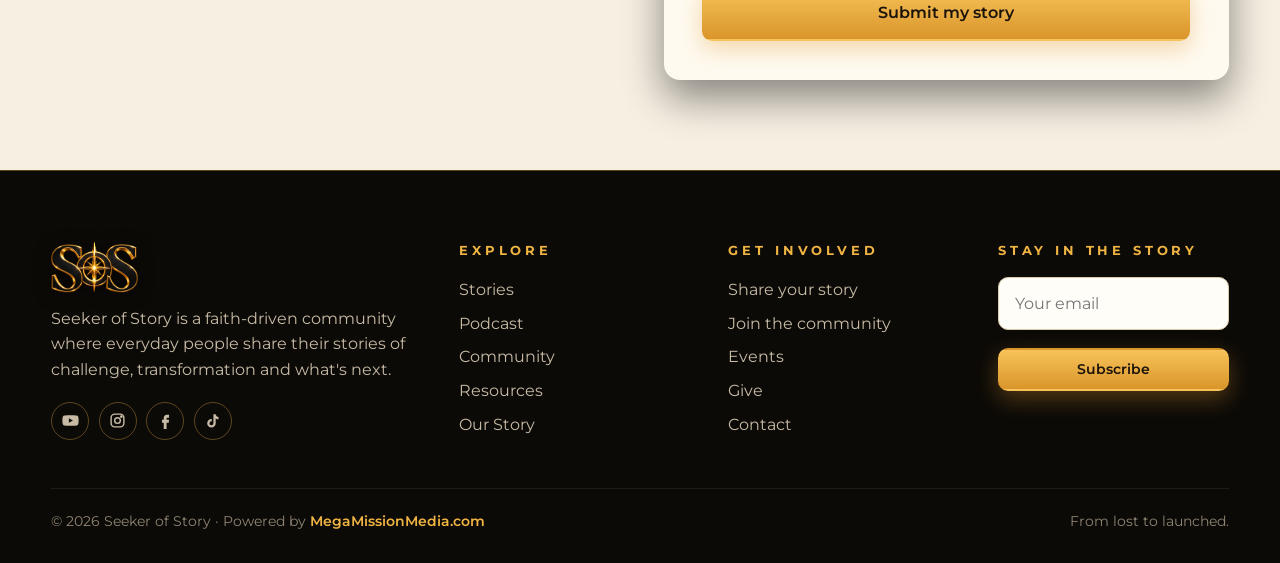
<file: share.html>
<!DOCTYPE html>
<html lang="en">
<head>
  <meta charset="utf-8">
  <meta name="viewport" content="width=device-width, initial-scale=1">
  <title>Share Your Story | Seeker of Story</title>
  <meta name="description" content="Share your story of challenge, faith and transformation with the Seeker of Story community.">
  <link rel="preconnect" href="https://fonts.googleapis.com"><link rel="preconnect" href="https://fonts.gstatic.com" crossorigin>
  <link href="https://fonts.googleapis.com/css2?family=Montserrat:wght@400;500;600;700&family=Playfair+Display:wght@600;700;800&family=Satisfy&display=swap" rel="stylesheet">
  <link rel="icon" href="assets/favicon.ico" sizes="any">
  <link rel="icon" type="image/png" sizes="32x32" href="assets/favicon-32.png">
  <link rel="icon" type="image/png" sizes="512x512" href="assets/favicon-512.png">
  <link rel="apple-touch-icon" href="assets/apple-touch-icon.png">
  <link rel="stylesheet" href="css/style.css">
</head>
<body data-page="share">
<main>
  <header class="page-hero">
    <div class="container">
      <p class="eyebrow">Your next chapter</p>
      <h1>Share Your <span class="script">Story</span></h1>
      <p>You don't need to be polished. You just need to be honest.</p>
    </div>
  </header>
  <section class="section-light">
    <div class="container split" style="align-items:start">
      <div>
        <p class="kicker">How it works</p>
        <h2>Three simple steps.</h2>
        <div class="journey" style="grid-template-columns:1fr;margin-top:1.6rem">
          <div class="step"><h3>Tell us your story</h3><p>Fill out the form. A few honest paragraphs is plenty. Your draft saves automatically on this device.</p></div>
          <div class="step"><h3>We'll connect</h3><p>Our team reads every submission and reaches out to talk through your story and what feels right to share.</p></div>
          <div class="step"><h3>Share it your way</h3><p>Written, video interview, or on the podcast. You approve everything before it's published.</p></div>
        </div>
      </div>
      <div class="form-card">
        <form class="form" data-form="story" novalidate>
          <div class="form-row">
            <label>First name<input name="first_name" required autocomplete="given-name"></label>
            <label>Last name<input name="last_name" autocomplete="family-name"></label>
          </div>
          <label>Email<input type="email" name="email" required autocomplete="email"></label>
          <label>Phone <small>(optional)</small><input type="tel" name="phone" autocomplete="tel"></label>
          <label>Your story is mostly about
            <select name="category" required>
              <option value="">Choose one…</option>
              <option value="Founders">Founder: what I'm building</option><option value="Overcomers">Overcomer: what I came through</option>
            </select>
          </label>
          <label>Give your story a title<input name="story_title" placeholder="e.g. The day I stopped running" required></label>
          <label>Your story <small>Where were you, what happened, and where are you now?</small>
            <textarea name="story" required></textarea></label>
          <label>How would you like to share it?
            <select name="format">
              <option>Video interview</option><option>Podcast guest</option><option>Written story</option><option>Not sure yet</option>
            </select>
          </label>
          <label>Link to a video or photo <small>(optional: YouTube, Google Drive, etc.)</small><input type="url" name="media_link" placeholder="https://"></label>
          <label class="check"><input type="checkbox" name="consent" required> I understand Seeker of Story will contact me before publishing anything, and I can change my mind at any time.</label>
          <button class="btn btn-gold" type="submit">Submit my story</button>
          <div class="form-msg" role="status"></div>
        </form>
      </div>
    </div>
  </section>
</main>
<script src="js/data.js"></script>
<script src="js/main.js"></script>
</body>
</html>
</file>
<file: css/style.css>
/* =========================================================
   Seeker of Story — global styles
   Swap the hero image by dropping a file at assets/hero-bg.jpg
   ========================================================= */
:root {
  --ink: #120f0b;
  --ink-2: #1c1813;
  --ink-3: #27211a;
  --cream: #f6efe2;
  --cream-2: #ece2cf;
  --paper-ink: #2a241c;
  --gold: #f0b443;
  --gold-2: #d9952a;
  --gold-soft: #f7d58b;
  --text: #f4ede0;
  --muted: #c7bba6;
  --muted-2: #8f8472;
  --line: rgba(240, 180, 67, .35);
  --radius: 12px;
  --shadow: 0 18px 40px rgba(0,0,0,.45);
  --serif: "Playfair Display", Georgia, serif;
  --script: "Satisfy", "Brush Script MT", cursive;
  --sans: "Montserrat", "Segoe UI", system-ui, sans-serif;
  --max: 1200px;
  --hero-image: url("../assets/hero-bg.jpg");
}

* { box-sizing: border-box; }
html { scroll-behavior: smooth; }
body {
  margin: 0;
  font-family: var(--sans);
  font-size: 16px;
  line-height: 1.6;
  color: var(--text);
  background: var(--ink);
  -webkit-font-smoothing: antialiased;
}
img { max-width: 100%; display: block; }
a { color: inherit; text-decoration: none; }
button { font: inherit; cursor: pointer; }
.container { width: min(var(--max), 92vw); margin: 0 auto; }
.sr-only { position: absolute; width: 1px; height: 1px; overflow: hidden; clip: rect(0 0 0 0); white-space: nowrap; }
:focus-visible { outline: 2px solid var(--gold); outline-offset: 3px; }

/* ---------- Buttons ---------- */
.btn {
  display: inline-flex; align-items: center; justify-content: center; gap: .55rem;
  padding: .85rem 1.7rem; border-radius: 10px; font-weight: 600; font-size: 1rem;
  border: 2px solid transparent; transition: transform .15s ease, box-shadow .2s ease, background .2s ease;
}
.btn:hover { transform: translateY(-2px); }
.btn-gold {
  background: linear-gradient(180deg, #f7c35a, var(--gold-2));
  color: #1b130a; box-shadow: 0 8px 22px rgba(217,149,42,.35);
}
.btn-gold:hover { box-shadow: 0 12px 28px rgba(217,149,42,.5); }
.btn-ghost { border-color: var(--cream); color: var(--cream); background: rgba(0,0,0,.25); backdrop-filter: blur(3px); }
.btn-ghost:hover { background: rgba(255,255,255,.1); }
.btn-dark { background: var(--ink); color: var(--cream); }
.btn-sm { padding: .55rem 1.1rem; font-size: .92rem; }

/* ---------- Header ---------- */
.site-header {
  position: fixed; inset: 0 0 auto 0; z-index: 50;
  transition: background .3s ease, box-shadow .3s ease;
}
.site-header.scrolled, .site-header.solid { background: rgba(18,15,11,.94); box-shadow: 0 6px 24px rgba(0,0,0,.4); backdrop-filter: blur(8px); }
/* Gold divider line under the header once you scroll (same gold as the seeker avatars) */
.site-header::after {
  content: ""; position: absolute; left: 0; right: 0; bottom: 0; height: 1px;
  background: linear-gradient(90deg, transparent 0%, var(--gold-2) 12%, var(--gold) 50%, var(--gold-2) 88%, transparent 100%);
  opacity: 0; transition: opacity .3s ease; pointer-events: none;
}
.site-header.scrolled::after, .site-header.solid::after { opacity: .85; }
.nav { display: flex; align-items: center; gap: 1.5rem; height: 88px; }
.brand { display: flex; align-items: center; gap: 1rem; flex-shrink: 0; }
.logo {
  font-family: var(--serif); font-weight: 800; font-size: 3.2rem; line-height: 1;
  display: flex; align-items: center; letter-spacing: -.02em;
  background: linear-gradient(180deg, #ffe6a6 0%, var(--gold) 45%, #a8681a 100%);
  -webkit-background-clip: text; background-clip: text; color: transparent;
  filter: drop-shadow(0 2px 6px rgba(0,0,0,.6));
}
.logo .compass { width: .95em; height: .95em; margin: 0 -.02em; -webkit-text-fill-color: initial; }
.brand-tag {
  border-left: 1px solid var(--line); padding-left: 1rem;
  font-size: .68rem; letter-spacing: .32em; line-height: 1.6; text-transform: uppercase; color: var(--cream);
}
.nav-links { display: flex; gap: 2rem; margin-left: auto; list-style: none; padding: 0; margin-top: 0; margin-bottom: 0; }
.nav-links a { font-size: .95rem; padding: .4rem 0; position: relative; color: var(--cream); opacity: .92; }
.nav-links a::after {
  content: ""; position: absolute; left: 0; right: 0; bottom: -4px; height: 2px;
  background: var(--gold); transform: scaleX(0); transition: transform .2s ease;
}
.nav-links a:hover::after, .nav-links a.active::after { transform: scaleX(1); }
.nav-links a.active { opacity: 1; font-weight: 600; }
.nav-icons { display: flex; gap: .4rem; align-items: center; }
.icon-btn {
  background: none; border: 0; color: var(--cream); width: 42px; height: 42px; border-radius: 50%;
  display: grid; place-items: center;
}
.icon-btn:hover { background: rgba(255,255,255,.08); }
.icon-btn svg { width: 22px; height: 22px; }
.menu-toggle { display: none; }

/* ---------- Hero ---------- */
.hero {
  position: relative; min-height: 100vh; display: flex; flex-direction: column;
  background:
    linear-gradient(180deg, rgba(10,8,5,.82) 0%, rgba(10,8,5,.5) 30%, rgba(10,8,5,.55) 65%, rgba(10,8,5,.9) 100%),
    var(--hero-image) center 60% / cover no-repeat,
    radial-gradient(ellipse at 72% 38%, #f7b85a 0%, #c9772e 14%, #6b3a1c 34%, #2a1a10 58%, #120d08 100%);
  overflow: hidden;
}
.hero-inner { flex: 1; display: flex; flex-direction: column; align-items: center; justify-content: center; text-align: center; padding: 130px 0 40px; }
.eyebrow { font-size: .9rem; letter-spacing: .55em; text-transform: uppercase; color: var(--cream); margin: 0 0 1rem; }
.hero h1 {
  font-family: var(--serif); font-weight: 700; font-size: clamp(2.6rem, 6.4vw, 5.4rem);
  line-height: 1.02; margin: 0; color: var(--cream); text-shadow: 0 4px 24px rgba(0,0,0,.55);
}
.hero h1 span { display: block; }
.hero h1 .script { display: inline-block; font-size: 1.12em; }
@media (min-width: 700px) { .hero h1 > span { white-space: nowrap; } }
.script {
  font-family: var(--script); font-weight: 400; color: var(--gold);
  position: relative; display: inline-block; padding: 0 .1em;
}
.script-underline::after {
  content: ""; position: absolute; left: 4%; right: 0; bottom: .02em; height: .09em;
  background: linear-gradient(90deg, transparent, var(--gold) 15%, var(--gold) 85%, transparent);
  border-radius: 50%; transform: rotate(-1.5deg);
}
.hero-sub { max-width: 560px; font-size: 1.15rem; margin: 1.4rem auto 2rem; color: var(--cream); text-shadow: 0 2px 10px rgba(0,0,0,.6); }
.hero-ctas { display: flex; gap: 1.4rem; flex-wrap: wrap; justify-content: center; }

.pillars { display: grid; grid-template-columns: repeat(4, 1fr); padding: 0 0 70px; }
.pillar { text-align: center; padding: .5rem 1rem; border-right: 1px solid var(--line); transition: transform .2s ease; }
.pillar:last-child { border-right: 0; }
.pillar:hover { transform: translateY(-4px); }
.pillar svg { width: 48px; height: 48px; color: var(--gold); margin: 0 auto .5rem; }
.pillar strong { display: block; letter-spacing: .14em; font-size: 1.05rem; }
.pillar span { color: var(--cream); opacity: .9; }

/* ---------- Torn paper ribbon ---------- */
.ribbon { position: relative; background: var(--cream); color: var(--paper-ink); padding: 2.2rem 0 2rem; }
.ribbon::before {
  content: ""; position: absolute; left: 0; right: 0; top: -22px; height: 24px;
  background: url("data:image/svg+xml,%3Csvg xmlns='http://www.w3.org/2000/svg' viewBox='0 0 1200 24' preserveAspectRatio='none'%3E%3Cpath fill='%23f6efe2' d='M0 24V12l18-5 22 6 25-8 20 7 28-9 19 6 24-3 30 8 21-10 26 5 18-4 27 9 23-7 30 4 20-8 26 9 24-6 19 5 28-9 22 7 25-4 31 6 18-9 27 8 22-5 26 6 20-7 29 5 23-8 24 9 21-6 30 7 19-8 26 6 23-5 28 8 20-9 25 7 22-4 30 6 19-7 27 8 24-6 21 5 28-8 23 7 26-5 20 6 29-8 22 7 25-6 18 5 27-7 24 8 21-5 26 4 20-6V24z'/%3E%3C/svg%3E") center / 100% 100%;
}
.ribbon-row { display: flex; align-items: center; gap: 1.6rem; justify-content: center; flex-wrap: wrap; }
.ribbon-row .rule { flex: 1; max-width: 140px; height: 2px; background: var(--gold-2); }
.ribbon-row a { font-weight: 600; letter-spacing: .38em; font-size: .9rem; text-transform: uppercase; }
.ribbon-row a:hover { color: var(--gold-2); }
.ribbon-row .slash { color: var(--muted-2); }

/* ---------- Sections ---------- */
section { padding: 90px 0; }
.section-light { background: var(--cream); color: var(--paper-ink); }
.section-dark2 { background: var(--ink-2); }
.section-head { display: flex; align-items: end; justify-content: space-between; gap: 1rem; margin-bottom: 2.4rem; flex-wrap: wrap; }
.kicker { font-size: .8rem; letter-spacing: .4em; text-transform: uppercase; color: var(--gold-2); font-weight: 600; margin: 0 0 .5rem; }
h2 { font-family: var(--serif); font-size: clamp(2rem, 4vw, 3rem); line-height: 1.1; margin: 0; }
h3 { font-family: var(--serif); font-size: 1.35rem; line-height: 1.25; margin: 0 0 .4rem; }
.lead { font-size: 1.12rem; color: var(--muted); max-width: 640px; }
.section-light .lead { color: #5b5142; }
.link-arrow { font-weight: 600; color: var(--gold); display: inline-flex; gap: .4rem; align-items: center; }
.section-light .link-arrow { color: var(--gold-2); }
.link-arrow:hover { gap: .7rem; }

/* ---------- Page hero (inner pages) ---------- */
.page-hero {
  padding: 170px 0 80px; text-align: center;
  background:
    linear-gradient(180deg, rgba(10,8,5,.82), rgba(10,8,5,.92)),
    var(--hero-image) center 40% / cover no-repeat,
    radial-gradient(ellipse at 70% 30%, #b8682a 0%, #4a2a15 40%, #120d08 85%);
}
.page-hero h1 { font-family: var(--serif); font-size: clamp(2.4rem, 5vw, 4rem); margin: 0 0 .6rem; }
.page-hero p { color: var(--muted); max-width: 640px; margin: 0 auto; font-size: 1.12rem; }

/* ---------- Story cards ---------- */
.grid { display: grid; gap: 1.6rem; }
.grid-3 { grid-template-columns: repeat(3, 1fr); }
.grid-4 { grid-template-columns: repeat(4, 1fr); }
.grid-2 { grid-template-columns: repeat(2, 1fr); }
.card {
  background: var(--ink-2); border: 1px solid rgba(255,255,255,.06); border-radius: var(--radius);
  overflow: hidden; transition: transform .2s ease, box-shadow .2s ease, border-color .2s ease;
  display: flex; flex-direction: column;
}
.card:hover { transform: translateY(-4px); box-shadow: var(--shadow); border-color: var(--line); }
.section-light .card { background: #fffaf0; border-color: #e6dac2; }
.thumb {
  position: relative; aspect-ratio: 16/9; overflow: hidden; border: 0; padding: 0; width: 100%;
  background: linear-gradient(135deg, #3a2a18, #7a4a22 55%, #d08a3a);
  display: grid; place-items: center; color: var(--cream);
}
.thumb img { position: absolute; inset: 0; width: 100%; height: 100%; object-fit: cover; }
.thumb .ph-label { position: absolute; left: .7rem; bottom: .6rem; font-size: .72rem; letter-spacing: .18em; text-transform: uppercase; opacity: .8; }
.play {
  position: absolute; width: 58px; height: 58px; border-radius: 50%; background: rgba(240,180,67,.95);
  display: grid; place-items: center; box-shadow: 0 6px 18px rgba(0,0,0,.45); transition: transform .2s ease;
}
.thumb:hover .play { transform: scale(1.1); }
.play svg { width: 22px; height: 22px; color: #1b130a; margin-left: 3px; }
.duration { position: absolute; right: .6rem; bottom: .6rem; background: rgba(0,0,0,.7); font-size: .78rem; padding: .1rem .45rem; border-radius: 4px; }
.card-body { padding: 1.2rem 1.3rem 1.4rem; display: flex; flex-direction: column; gap: .35rem; flex: 1; }
.tag { align-self: flex-start; font-size: .7rem; letter-spacing: .2em; text-transform: uppercase; color: var(--gold); font-weight: 700; }
.section-light .tag { color: var(--gold-2); }
.card p { margin: 0; color: var(--muted); font-size: .95rem; }
.section-light .card p { color: #5b5142; }
.card .meta { margin-top: auto; padding-top: .6rem; font-size: .82rem; color: var(--muted-2); }

/* Featured story (big) */
.featured { display: grid; grid-template-columns: 1.4fr 1fr; gap: 2.4rem; align-items: center; margin-bottom: 2.6rem; }
.featured .thumb { border-radius: var(--radius); box-shadow: var(--shadow); }
.featured h3 { font-size: 2rem; }

/* ---------- Filters ---------- */
.toolbar { display: flex; gap: 1rem; flex-wrap: wrap; align-items: center; justify-content: space-between; margin-bottom: 2rem; }
.chips { display: flex; gap: .5rem; flex-wrap: wrap; }
.chip {
  border: 1px solid var(--line); background: transparent; color: var(--cream);
  padding: .45rem 1rem; border-radius: 999px; font-size: .88rem;
}
.section-light .chip { color: var(--paper-ink); border-color: #d6c4a0; }
.chip.active, .chip:hover { background: var(--gold); color: #1b130a; border-color: var(--gold); }
.search-input {
  background: var(--ink-3); border: 1px solid rgba(255,255,255,.12); color: var(--text);
  padding: .7rem 1rem; border-radius: 10px; min-width: 260px; font: inherit;
}
.empty { text-align: center; color: var(--muted-2); padding: 3rem 0; grid-column: 1 / -1; }

/* ---------- Journey ---------- */
.journey { display: grid; grid-template-columns: repeat(4, 1fr); gap: 1.2rem; counter-reset: step; }
.step { position: relative; padding: 1.6rem 1.4rem; border-radius: var(--radius); background: #fffaf0; border: 1px solid #e6dac2; }
.step::before {
  counter-increment: step; content: "0" counter(step);
  font-family: var(--serif); font-size: 2.4rem; color: var(--gold-2); line-height: 1; display: block; margin-bottom: .6rem;
}
.step p { margin: 0; color: #5b5142; font-size: .95rem; }

/* ---------- Split / CTA ---------- */
.split { display: grid; grid-template-columns: 1fr 1fr; gap: 3rem; align-items: center; }
.art-box {
  aspect-ratio: 4/3; border-radius: var(--radius); box-shadow: var(--shadow);
  background: radial-gradient(circle at 30% 30%, #f0b443 0, #8a4f1e 35%, #2a1a0e 75%);
  display: grid; place-items: center; text-align: center; color: var(--cream); padding: 2rem;
}
.art-box svg { width: 90px; height: 90px; color: var(--cream); opacity: .9; }
.cta-band {
  text-align: center; padding: 80px 0;
  background: linear-gradient(135deg, #2a1a0e, #6b3a1c 55%, #b8682a);
}
.cta-band h2 { margin-bottom: .6rem; }
.cta-band p { color: var(--cream); opacity: .9; max-width: 600px; margin: 0 auto 1.8rem; }

/* ---------- Podcast ---------- */
.episode { display: grid; grid-template-columns: 110px 1fr auto; gap: 1.3rem; align-items: center; padding: 1.2rem; border-radius: var(--radius); background: var(--ink-2); border: 1px solid rgba(255,255,255,.06); }
.episode + .episode { margin-top: 1rem; }
.ep-num { font-family: var(--serif); font-size: 2rem; color: var(--gold); text-align: center; line-height: 1; }
.ep-num small { display: block; font-family: var(--sans); font-size: .65rem; letter-spacing: .25em; color: var(--muted-2); margin-top: .3rem; }
.episode h3 { font-size: 1.2rem; }
.episode p { margin: 0; color: var(--muted); font-size: .95rem; }
.platforms { display: flex; gap: .7rem; flex-wrap: wrap; justify-content: center; margin-top: 1.6rem; }

/* ---------- Community / resources ---------- */
.feature { padding: 1.8rem; border-radius: var(--radius); background: var(--ink-2); border: 1px solid rgba(255,255,255,.06); }
.section-light .feature { background: #fffaf0; border-color: #e6dac2; }
.feature svg { width: 40px; height: 40px; color: var(--gold); margin-bottom: .8rem; }
.feature p { margin: 0; color: var(--muted); }
.section-light .feature p { color: #5b5142; }
.event { display: grid; grid-template-columns: 84px 1fr auto; gap: 1.2rem; align-items: center; padding: 1.2rem 0; border-bottom: 1px solid #e0d3b8; }
.event .date { text-align: center; background: var(--ink); color: var(--cream); border-radius: 10px; padding: .6rem 0; line-height: 1.1; }
.event .date b { display: block; font-family: var(--serif); font-size: 1.8rem; color: var(--gold); }
.event .date span { font-size: .7rem; letter-spacing: .2em; }
.event p { margin: 0; color: #5b5142; font-size: .95rem; }
.res-type { font-size: .75rem; color: var(--muted-2); }

/* ---------- Forms ---------- */
.form { display: grid; gap: 1.1rem; }
.form-row { display: grid; grid-template-columns: 1fr 1fr; gap: 1.1rem; }
label { font-weight: 600; font-size: .9rem; display: grid; gap: .4rem; }
label small { font-weight: 400; color: var(--muted-2); }
input, textarea, select {
  font: inherit; color: var(--paper-ink); background: #fffdf8; border: 1px solid #d9c9a8;
  border-radius: 10px; padding: .8rem 1rem; width: 100%;
}
textarea { min-height: 160px; resize: vertical; }
input:focus, textarea:focus, select:focus { outline: 2px solid var(--gold); border-color: var(--gold); }
.check { display: flex; gap: .6rem; align-items: flex-start; font-weight: 400; }
.check input { width: auto; margin-top: .3rem; }
.form-card { background: #fffaf0; color: var(--paper-ink); border-radius: 16px; padding: 2.4rem; box-shadow: var(--shadow); }
.form-msg { padding: 1rem 1.2rem; border-radius: 10px; background: #e8f3e3; color: #234a1f; display: none; }
.form-msg.show { display: block; }
.form-msg.err { background: #fbe6e1; color: #7a2412; }
.inline-form { display: flex; gap: .7rem; max-width: 520px; margin: 0 auto; }
.inline-form input { flex: 1; }

/* ---------- Modals ---------- */
.overlay {
  position: fixed; inset: 0; z-index: 100; background: rgba(8,6,4,.86); backdrop-filter: blur(6px);
  display: none; align-items: flex-start; justify-content: center; padding: 8vh 1rem 2rem; overflow-y: auto;
}
.overlay.open { display: flex; }
.modal { width: min(900px, 100%); position: relative; }
.modal-close { position: absolute; top: -48px; right: 0; color: var(--cream); }
.video-frame { aspect-ratio: 16/9; background: #000; border-radius: var(--radius); overflow: hidden; display: grid; place-items: center; text-align: center; }
.video-frame iframe { width: 100%; height: 100%; border: 0; }
.video-frame .ph { padding: 2rem; color: var(--muted); }
.modal-info { padding: 1.2rem .2rem; }
.modal-info h3 { font-size: 1.6rem; }
.modal-info p { color: var(--muted); margin: .2rem 0 0; }
.search-box input { font-size: 1.3rem; padding: 1.1rem 1.3rem; }
.results { margin-top: 1.2rem; display: grid; gap: .6rem; }
.result { display: block; padding: 1rem 1.2rem; background: var(--ink-2); border-radius: 10px; border: 1px solid rgba(255,255,255,.06); }
.result:hover { border-color: var(--gold); }
.result small { color: var(--gold); letter-spacing: .15em; text-transform: uppercase; font-size: .7rem; }
.result div { color: var(--muted); font-size: .9rem; }
.panel { background: #fffaf0; color: var(--paper-ink); border-radius: 16px; padding: 2.2rem; max-width: 440px; margin: 0 auto; }
.panel h3 { font-size: 1.7rem; }

/* ---------- Footer ---------- */
.site-footer { background: #0c0a07; padding: 70px 0 30px; border-top: 1px solid var(--line); }
.footer-grid { display: grid; grid-template-columns: 1.6fr 1fr 1fr 1fr; gap: 2.4rem; }
.site-footer h4 { font-size: .8rem; letter-spacing: .3em; text-transform: uppercase; color: var(--gold); margin: 0 0 1rem; }
.site-footer ul { list-style: none; padding: 0; margin: 0; display: grid; gap: .5rem; }
.site-footer a { color: var(--muted); }
.site-footer a:hover { color: var(--cream); }
.site-footer p { color: var(--muted); margin: .8rem 0 0; }
.socials { display: flex; gap: .6rem; margin-top: 1.2rem; }
.socials a { width: 38px; height: 38px; border-radius: 50%; border: 1px solid var(--line); display: grid; place-items: center; }
.socials svg { width: 17px; height: 17px; }
.footer-bottom { margin-top: 3rem; padding-top: 1.4rem; border-top: 1px solid rgba(255,255,255,.08); display: flex; justify-content: space-between; flex-wrap: wrap; gap: 1rem; color: var(--muted-2); font-size: .85rem; }

/* ---------- Reveal ---------- */
.reveal { opacity: 0; transform: translateY(18px); transition: opacity .6s ease, transform .6s ease; }
.reveal.in { opacity: 1; transform: none; }
@media (prefers-reduced-motion: reduce) { .reveal { opacity: 1; transform: none; } * { transition: none !important; } }

/* ---------- Responsive ---------- */
@media (max-width: 1100px) {
  .nav-links { gap: 1.2rem; }
  .brand-tag { display: none; }
}
@media (max-width: 900px) {
  .menu-toggle { display: grid; }
  .nav-links {
    position: fixed; inset: 88px 0 auto 0; flex-direction: column; gap: 0; background: rgba(18,15,11,.98);
    padding: .5rem 6vw 1.5rem; display: none; border-bottom: 1px solid var(--line);
  }
  .nav-links.open { display: flex; }
  .nav-links a { display: block; padding: .9rem 0; border-bottom: 1px solid rgba(255,255,255,.06); }
  .nav .btn-share { display: none; }
  .grid-3, .grid-4 { grid-template-columns: repeat(2, 1fr); }
  .pillars { grid-template-columns: repeat(2, 1fr); row-gap: 1.6rem; }
  .pillar:nth-child(2) { border-right: 0; }
  .featured, .split { grid-template-columns: 1fr; }
  .journey { grid-template-columns: repeat(2, 1fr); }
  .footer-grid { grid-template-columns: 1fr 1fr; }
}
@media (max-width: 600px) {
  .logo { font-size: 2.5rem; }
  .grid-3, .grid-4, .grid-2, .journey, .form-row { grid-template-columns: 1fr; }
  .episode { grid-template-columns: 70px 1fr; }
  .episode .btn { grid-column: 1 / -1; }
  .event { grid-template-columns: 70px 1fr; }
  .event .btn { grid-column: 1 / -1; }
  .ribbon-row .rule { display: none; }
  .ribbon-row { gap: .8rem; }
  .ribbon-row a { letter-spacing: .2em; font-size: .78rem; }
  .eyebrow { letter-spacing: .3em; font-size: .78rem; }
  .inline-form { flex-direction: column; }
  .form-card { padding: 1.5rem; }
  .footer-grid { grid-template-columns: 1fr; }
  .search-input { min-width: 0; width: 100%; }
}

/* ---------- Seekers / profiles ---------- */
.avatar {
  display: inline-grid; place-items: center; flex-shrink: 0; border-radius: 50%; object-fit: cover;
  width: 44px; height: 44px; font-family: var(--serif); font-weight: 700; color: #1b130a;
  background: linear-gradient(135deg, #ffe0a0, var(--gold) 50%, var(--gold-2)); box-shadow: 0 0 0 3px rgba(240,180,67,.25);
}
.avatar.sm { width: 28px; height: 28px; font-size: .72rem; box-shadow: none; }
.avatar.lg { width: 86px; height: 86px; font-size: 1.9rem; }
.avatar.xl { width: 130px; height: 130px; font-size: 2.8rem; margin: 0 auto 1.2rem; box-shadow: 0 0 0 6px rgba(240,180,67,.25), 0 10px 30px rgba(0,0,0,.5); }
.byline { display: inline-flex; align-items: center; gap: .5rem; font-weight: 600; color: inherit; }
.byline:hover span { color: var(--gold-2); }
.seeker-card {
  text-align: center; padding: 2rem 1.4rem 1.6rem; border-radius: var(--radius);
  background: var(--ink-2); border: 1px solid rgba(255,255,255,.06); display: flex; flex-direction: column; align-items: center; gap: .3rem;
  transition: transform .2s ease, border-color .2s ease, box-shadow .2s ease;
}
.seeker-card:hover { transform: translateY(-4px); border-color: var(--line); box-shadow: var(--shadow); }
.seeker-card .avatar { margin-bottom: .6rem; }
.seeker-card h3 { margin: 0; }
.seeker-card .city { font-size: .85rem; color: var(--muted-2); }
.seeker-card p { font-family: var(--serif); font-style: italic; color: var(--cream); margin: .6rem 0; }
.seeker-foot { margin-top: auto; font-size: .82rem; color: var(--muted); }
.badge { display: inline-block; background: rgba(240,180,67,.15); color: var(--gold); border: 1px solid var(--line); border-radius: 999px; padding: .05rem .6rem; font-size: .75rem; font-weight: 600; }
.profile-hero .city { color: var(--muted); }
.profile-headline { font-family: var(--serif); font-style: italic; font-size: 1.4rem; color: var(--cream) !important; margin-top: .8rem !important; }
.profile-grid { display: grid; grid-template-columns: 1fr 2fr; gap: 3rem; align-items: start; }
.dark-ghost { color: var(--paper-ink); border-color: var(--paper-ink); background: transparent; }

/* ---------- Giving ---------- */
.tiers { display: grid; grid-template-columns: repeat(3, 1fr); gap: 1.6rem; align-items: stretch; }
.tier {
  position: relative; padding: 2.2rem 1.8rem; border-radius: 16px; background: rgba(18,15,11,.55);
  border: 1px solid rgba(255,255,255,.12); display: flex; flex-direction: column; gap: .5rem; backdrop-filter: blur(4px);
}
.tier p { color: var(--muted); margin: 0 0 1.2rem; flex: 1; }
.tier-price { color: var(--gold); font-weight: 700; letter-spacing: .12em; text-transform: uppercase; font-size: .8rem; }
.featured-tier { border-color: var(--gold); box-shadow: 0 0 0 1px var(--gold), 0 20px 50px rgba(217,149,42,.25); transform: translateY(-8px); }
.tier-flag { position: absolute; top: -13px; left: 50%; transform: translateX(-50%); background: var(--gold); color: #1b130a; font-size: .7rem; font-weight: 700; letter-spacing: .15em; text-transform: uppercase; padding: .25rem .8rem; border-radius: 999px; white-space: nowrap; }
.giving {
  background:
    radial-gradient(ellipse at 50% 120%, rgba(240,180,67,.35), transparent 60%),
    linear-gradient(180deg, var(--ink) 0%, #23160c 100%);
}
.partners { display: flex; flex-wrap: wrap; gap: 1rem; justify-content: center; margin-top: 2.6rem; }
.partner-slot {
  width: 170px; height: 74px; border: 1px dashed rgba(240,180,67,.45); border-radius: 10px;
  display: grid; place-items: center; color: var(--muted-2); font-size: .78rem; letter-spacing: .15em; text-transform: uppercase;
}
.center { text-align: center; }
.center .lead { margin-left: auto; margin-right: auto; }

@media (max-width: 900px) {
  .tiers, .profile-grid { grid-template-columns: 1fr; }
  .featured-tier { transform: none; }
  .tier-flag { left: 1.8rem; transform: none; }
}
@media (max-width: 600px) {
  .hero-inner { padding-top: 120px; }
  .hero-sub { font-size: 1rem; }
  .hero-ctas .btn { width: 100%; max-width: 320px; }
  section { padding: 64px 0; }
  .pillars { padding-bottom: 50px; }
  .pillar { border-right: 0; }
  .partner-slot { width: calc(50% - .5rem); }
}
@media (max-width: 600px) {
  #seekerGrid { grid-template-columns: 1fr 1fr; gap: 1rem; }
  #seekerGrid .seeker-card { padding: 1.4rem .8rem 1.2rem; }
  #seekerGrid .avatar.lg { width: 64px; height: 64px; font-size: 1.4rem; }
  #seekerGrid .seeker-card p { font-size: .9rem; }
}

/* ---------- Before → After ---------- */
.journey-line { display: inline-flex; flex-wrap: wrap; justify-content: center; align-items: baseline; gap: .35rem; font-size: .9rem; color: var(--muted); line-height: 1.4; }
.journey-line span:last-child { color: var(--gold); font-weight: 600; }
.journey-line b { color: var(--gold); }
.journey-big .journey-line { font-size: 1.15rem; color: var(--cream); }
.seeker-card .tag { align-self: center; margin-top: .2rem; }
.seeker-card .journey-line { margin: .3rem 0 1rem; }
.profile-video { display: grid; grid-template-columns: 1.3fr 1fr; gap: 2.4rem; align-items: center; }
.profile-video .thumb { border-radius: var(--radius); box-shadow: var(--shadow); }
.profile-video h2 { margin-bottom: .6rem; }
.profile-video .btn { margin-top: 1rem; }
.chapters { display: grid; gap: 1rem; max-width: 820px; margin: 0 auto; }
.chapter { display: grid; grid-template-columns: 70px 1fr; gap: 1.2rem; padding: 1.6rem 1.8rem; background: #fffaf0; border: 1px solid #e6dac2; border-radius: var(--radius); border-left: 4px solid var(--gold); }
.chapter-num { font-family: var(--serif); font-size: 2.2rem; color: var(--gold-2); line-height: 1; }
.chapter p { margin: 0; color: #5b5142; }
.chapter .soon { color: #8f8472; }
@media (max-width: 900px) { .profile-video { grid-template-columns: 1fr; } }
@media (max-width: 600px) {
  .chapter { grid-template-columns: 1fr; gap: .4rem; padding: 1.3rem; }
}

/* ---------- Community jump bar ---------- */
.jumpbar { background: var(--ink-2); border-bottom: 1px solid var(--line); padding: 1rem 0; position: sticky; top: 88px; z-index: 20; }
#join .lead, #join li { color: #5b5142; }
#join .form-card { box-shadow: 0 18px 40px rgba(0,0,0,.15); border: 1px solid #e6dac2; }
@media (max-width: 600px) { .jumpbar { top: 88px; padding: .7rem 0; } .jumpbar .chip { font-size: .8rem; padding: .35rem .8rem; } }
section[id] { scroll-margin-top: 150px; }
.site-footer a.powered { color: var(--gold); font-weight: 600; } .site-footer a.powered:hover { color: var(--gold-soft); }

/* ---------- Sponsor spotlight ---------- */
.sponsor-spot {
  margin-top: 3rem; display: flex; justify-content: space-between; align-items: center; gap: 2rem; flex-wrap: wrap;
  padding: 2rem 2.2rem; border-radius: 16px; color: var(--cream);
  background: linear-gradient(135deg, var(--ink) 0%, #2a1a0e 60%, #6b3a1c 100%); border: 1px solid var(--gold);
}
.sponsor-spot h3 { font-size: 1.8rem; margin-bottom: .3rem; }
.sponsor-spot p { color: var(--muted); margin: 0; }
.sponsor-info { list-style: none; padding: 0; margin: .8rem 0 0; color: var(--cream); font-size: .92rem; display: grid; gap: .2rem; }
.partner-real { border-style: solid; color: var(--gold); font-weight: 700; letter-spacing: .08em; text-align: center; padding: 0 .6rem; }
.partner-real:hover { background: rgba(240,180,67,.1); }
.seeker-card .badge { white-space: normal; }
.partner-real img { max-width: 100%; max-height: 52px; object-fit: contain; }
.partner-real { padding: .5rem .9rem; width: 200px; height: 84px; }
.sponsor-logo { max-width: 280px; width: 100%; margin: .4rem 0 .9rem; }

/* ---------- Logo image ---------- */
.logo-img { height: 58px; width: auto; display: block; filter: drop-shadow(0 2px 8px rgba(0,0,0,.55)); }
.logo-footer { height: 52px; }
@media (max-width: 600px) { .logo-img { height: 46px; } }

/* ---------- Story pillars (profile) ---------- */
.journey-big { display: flex; gap: .8rem; justify-content: center; align-items: center; font-family: var(--serif); font-size: 1.5rem; color: var(--gold); margin: .4rem 0 0; flex-wrap: wrap; }
.journey-big b { color: var(--muted); font-weight: 400; }
.evidence-badge { display: inline-block; margin-top: 1rem !important; padding: .4rem 1rem; border: 1px solid var(--line); border-radius: 999px; font-size: .75rem; letter-spacing: .25em; text-transform: uppercase; color: var(--gold-soft) !important; }
.story-pillars { padding: 90px 0; }
.pillars-title { font-family: var(--serif); font-size: clamp(1.8rem, 3.4vw, 2.6rem); margin: 0 0 2.4rem; max-width: 720px; }
.pillar-grid { display: grid; grid-template-columns: repeat(2, 1fr); gap: 1.6rem; }
.sp-pillar { position: relative; background: #fffaf0; border: 1px solid #e6dac2; border-top: 4px solid var(--gold); border-radius: var(--radius); padding: 2rem 2rem 1.8rem; }
.sp-pillar-num { position: absolute; top: 1.2rem; right: 1.4rem; font-family: var(--serif); font-size: 2.6rem; font-weight: 800; color: #eadcbf; line-height: 1; }
.sp-pillar h3 { font-family: var(--serif); font-size: 1.45rem; margin: 0 0 .9rem; padding-right: 3rem; }
.sp-pillar p { color: #5b5142; margin: 0 0 .9rem; }
.sp-pillar-points { margin: .4rem 0 0; padding: 0; list-style: none; }
.sp-pillar-points li { position: relative; padding: .45rem 0 .45rem 1.6rem; color: var(--paper-ink); border-top: 1px dashed #e0d2b5; }
.sp-pillar-points li::before { content: ""; position: absolute; left: 0; top: .95rem; width: .6rem; height: .6rem; border-radius: 50%; background: var(--gold); }
.pull-quote { padding: 90px 0; text-align: center; background: var(--ink-2); border-top: 1px solid var(--line); border-bottom: 1px solid var(--line); }
.pull-quote blockquote { font-family: var(--serif); font-style: italic; font-size: clamp(1.5rem, 3vw, 2.3rem); line-height: 1.35; max-width: 880px; margin: 0 auto; color: var(--cream); }
.quote-by { margin-top: 1.2rem; color: var(--gold); letter-spacing: .3em; text-transform: uppercase; font-size: .8rem; }
.writing { padding: 90px 0; }
.narrow { max-width: 760px; }
.writing h2 { font-family: var(--script); font-weight: 400; font-size: 3.4rem; color: var(--gold-2); margin: 0 0 .4rem; }
.writing-intro { color: #5b5142; margin: 0 0 2rem; }
.poem { border-left: 3px solid var(--gold); padding-left: 1.6rem; }
.poem p { font-family: var(--serif); font-size: 1.12rem; line-height: 1.7; margin: 0 0 .5rem; color: var(--paper-ink); }
.poem p:last-child { font-weight: 700; color: var(--gold-2); margin-top: 1rem; }
.poem-credit { margin-top: 1.4rem; font-weight: 600; letter-spacing: .15em; text-transform: uppercase; font-size: .8rem; color: var(--muted-2); }
.poem-credit::before { content: "— "; }
.milestones { padding: 90px 0; }
.milestones h2 { font-family: var(--serif); font-size: clamp(1.8rem, 3.4vw, 2.6rem); margin: 0 0 2.4rem; }
.timeline { list-style: none; margin: 0; padding: 0; border-left: 2px solid var(--line); }
.timeline li { position: relative; display: grid; grid-template-columns: 180px 1fr; gap: 1.4rem; padding: 0 0 1.8rem 2rem; }
.timeline li::before { content: ""; position: absolute; left: -8px; top: .35rem; width: 14px; height: 14px; border-radius: 50%; background: var(--ink); border: 2px solid var(--gold); }
.timeline li:last-child::before { background: var(--gold); }
.timeline .when { font-weight: 700; color: var(--gold); letter-spacing: .08em; text-transform: uppercase; font-size: .85rem; }
.timeline .what { color: var(--text); }
.scripture { margin-top: 2rem; font-family: var(--serif); font-style: italic; font-size: 1.2rem; color: var(--cream); }
.scripture span { font-style: normal; font-family: var(--sans); font-size: .8rem; letter-spacing: .2em; text-transform: uppercase; color: var(--gold); margin-left: .4rem; }
@media (max-width: 900px) { .pillar-grid { grid-template-columns: 1fr; } }
@media (max-width: 600px) { .timeline li { grid-template-columns: 1fr; gap: .2rem; } .sp-pillar { padding: 1.6rem 1.3rem; } }

.biz-social { margin-top: .6rem !important; color: var(--gold-soft) !important; font-weight: 600; letter-spacing: .05em; }

.hero-verse { margin: 1.2rem auto 1.8rem; max-width: 620px; font-family: var(--serif); font-style: italic; font-size: 1.05rem; color: var(--cream); opacity: .85; text-align: center; }
.hero-verse span { font-style: normal; font-family: var(--sans); font-size: .75rem; letter-spacing: .2em; text-transform: uppercase; color: var(--gold); margin-left: .35rem; white-space: nowrap; }

/* Services From Our Community */
.section-sub { color: var(--muted); max-width: 620px; margin: .6rem 0 0; }
.biz-card .tag { margin-bottom: .4rem; }
.biz-actions { display: flex; gap: .5rem; flex-wrap: wrap; justify-content: center; margin: .4rem 0 .6rem; }
.btn-sm { padding: .55rem 1rem; font-size: .85rem; }
.tbd-card { border: 1.5px dashed var(--line); background: transparent; justify-content: center; }
.tbd-card h3 { color: var(--muted); letter-spacing: .15em; }
.tbd-avatar { background: transparent !important; color: var(--gold) !important; border: 1.5px dashed var(--line); box-shadow: none !important; font-family: var(--sans); font-weight: 300; }
.tbd-card .seeker-foot { color: var(--gold); margin-top: .8rem; }
.spotlight-note { margin-top: 1.4rem; font-size: .8rem; color: var(--muted-2); text-align: center; }
</file>
